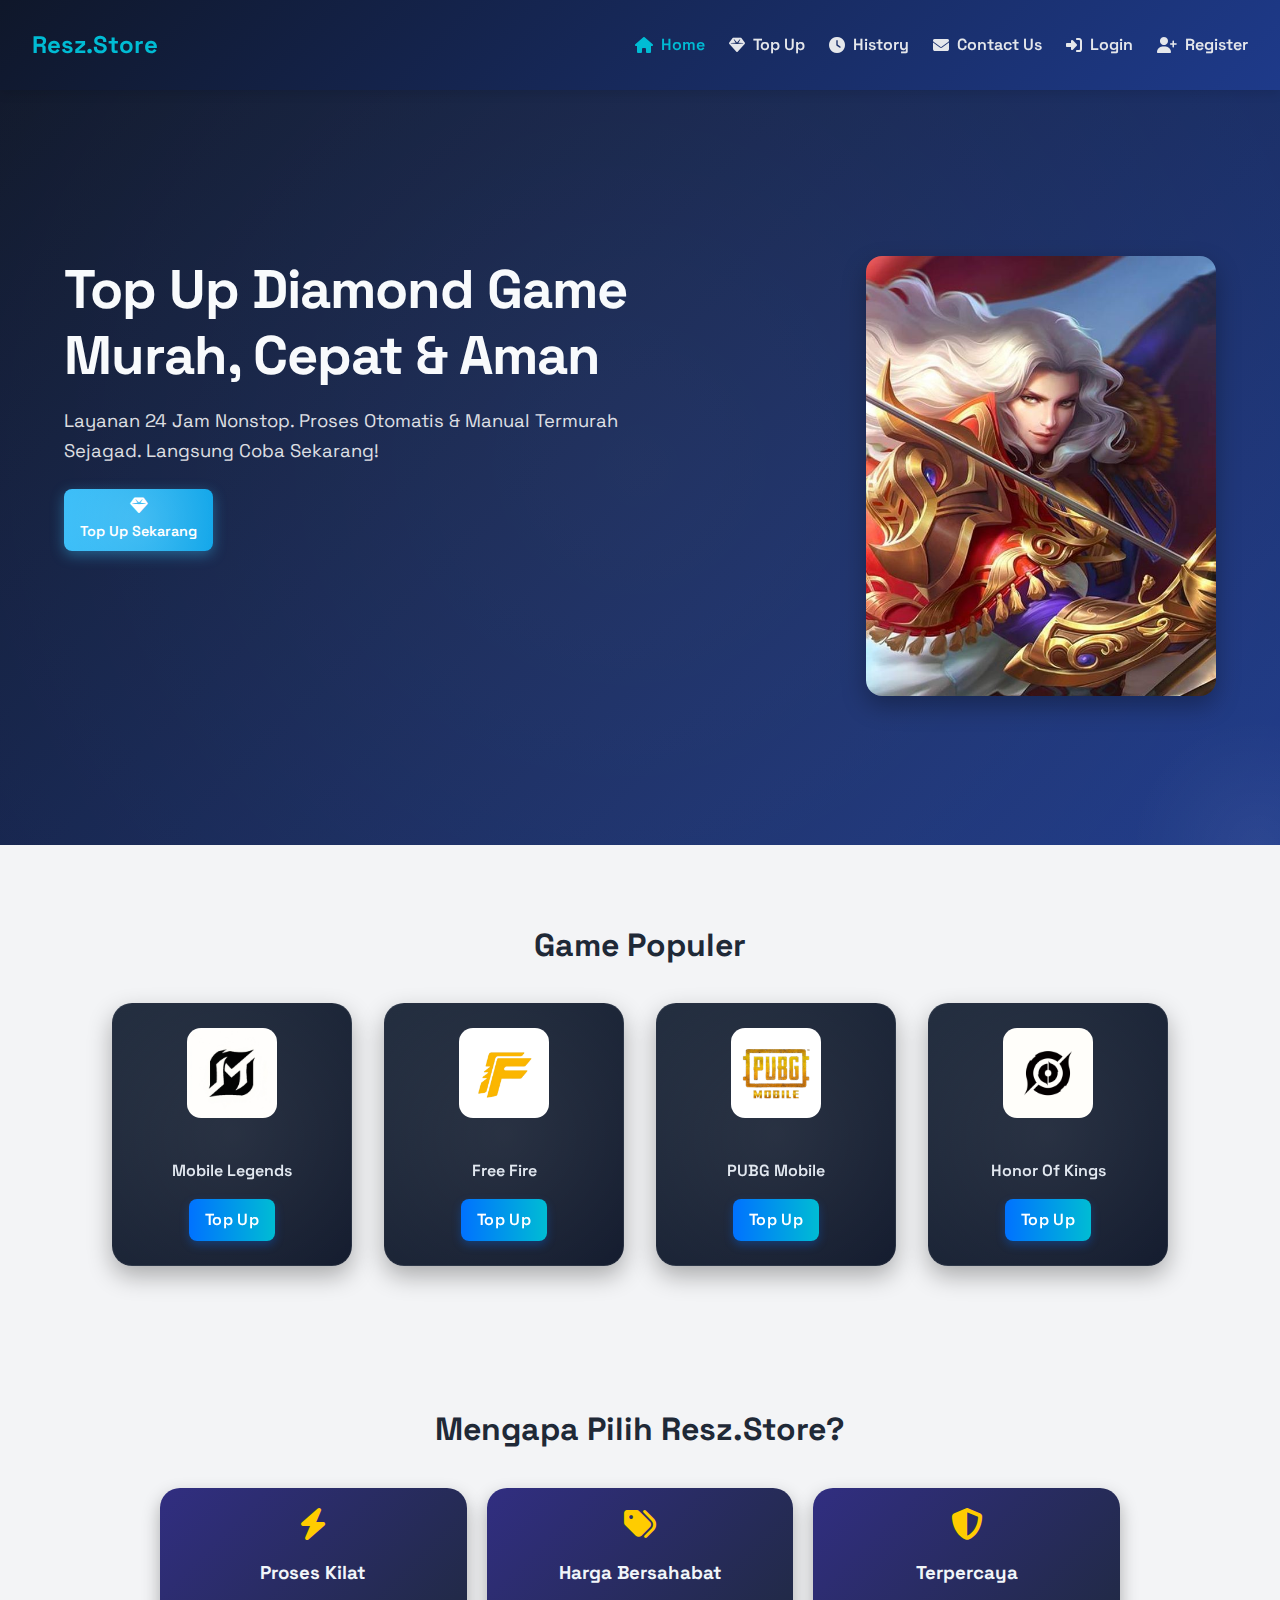
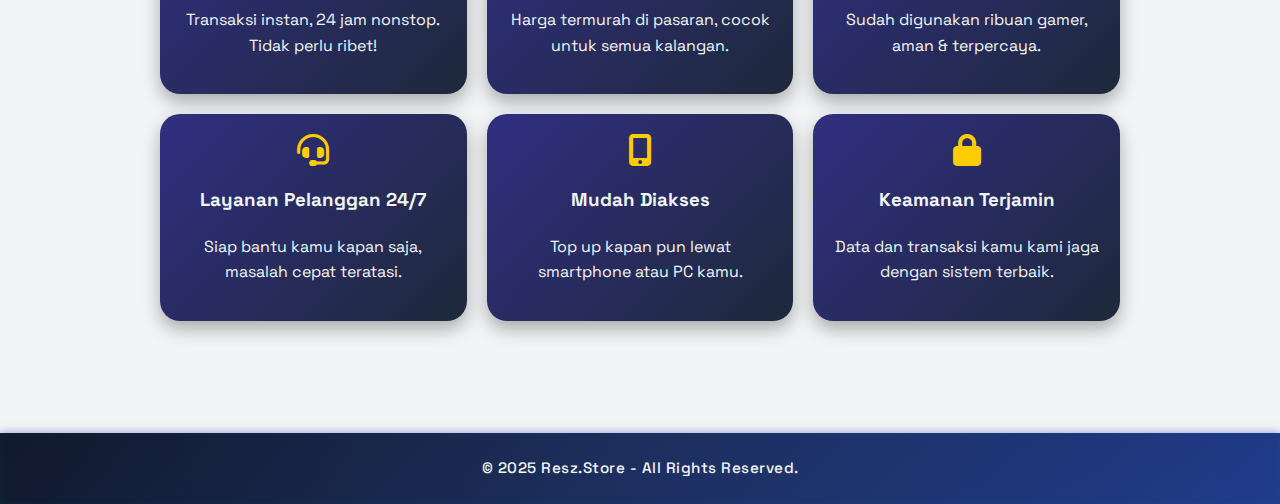
<file: index.html>
<!DOCTYPE html>
<html lang="id">
<head>
  <meta charset="UTF-8" />
  <meta name="viewport" content="width=device-width, initial-scale=1.0" />
  <title>Home | Resz.Store</title>
  <link rel="stylesheet" href="css/style.css" />
  <link rel="stylesheet" href="https://cdnjs.cloudflare.com/ajax/libs/font-awesome/6.5.0/css/all.min.css" />
  <link href="https://fonts.googleapis.com/css2?family=Outfit:wght@400;600;800&family=Space+Grotesk:wght@500;700&display=swap" rel="stylesheet">
  <style>
    body {
      scroll-behavior: smooth;
    }
    .hero::after {
      content: '';
      position: absolute;
      bottom: -20%;
      right: -10%;
      width: 300px;
      height: 300px;
      background: radial-gradient(circle, rgba(255,255,255,0.05), transparent 60%);
      animation: float 10s ease-in-out infinite;
      z-index: 0;
    }
    @keyframes float {
      0% { transform: translateY(0); }
      50% { transform: translateY(-15px); }
      100% { transform: translateY(0); }
    }
    .game-card {
      transition: transform 0.3s, box-shadow 0.3s;
    }
    .game-card:hover {
      transform: scale(1.05);
      box-shadow: 0 10px 25px rgba(0, 0, 0, 0.15);
    }
    .benefit-item, .testi-card {
      transition: transform 0.3s ease, box-shadow 0.3s ease;
    }
    .benefit-item:hover, .testi-card:hover {
      transform: translateY(-5px);
      box-shadow: 0 10px 20px rgba(0,0,0,0.1);
    }
    .footer-content {
      animation: fadeIn 2s ease-in;
    }
    @keyframes fadeIn {
      from { opacity: 0; transform: translateY(20px); }
      to { opacity: 1; transform: translateY(0); }
    }
  </style>
</head>
<body>
  <header class="navbar">
    <div class="logo">Resz.Store</div>
    <nav>
      <ul class="nav-links" id="navbarLinks">
        <!-- Akan diisi JS -->
      </ul>
    </nav>
  </header>

<section class="hero">
  <div class="hero-content">
    <h1>Top Up Diamond Game<br>Murah, Cepat & Aman</h1>
    <p>Layanan 24 Jam Nonstop. Proses Otomatis & Manual Termurah Sejagad. Langsung Coba Sekarang!</p>
    <a href="#game-section" class="cta-button icon-top">
    <i class="fas fa-gem"></i>
    Top Up Sekarang
    </a>
  </div>
  <img src="img/hero1.jpeg" alt="Gambar Hero" class="hero-img">
</section>

<section class="game-list" id="game-section">
  <h2>Game Populer</h2>
  <div class="game-grid">
    <div class="game-card">
      <img src="img/ml.png" alt="Mobile Legends">
      <p>Mobile Legends</p>
      <a href="topup_ml.html" class="btn-topup">Top Up</a>
    </div>
    <div class="game-card">
      <img src="img/ff.png" alt="Free Fire">
      <p>Free Fire</p>
      <a href="topup_ff.html" class="btn-topup">Top Up</a>
    </div>
    <div class="game-card">
      <img src="img/pubg.png" alt="PUBG Mobile">
      <p>PUBG Mobile</p>
     <a href="topup_pubg.html" class="btn-topup">Top Up</a>
    </div>
    <div class="game-card">
      <img src="img/hok.png" alt="Genshin Impact">
      <p>Honor Of Kings</p>
      <a href="topup_hok.html" class="btn-topup">Top Up</a>
    </div>
  </div>
</section>

<section class="benefits">
  <h2>Mengapa Pilih Resz.Store?</h2>
  <div class="benefit-grid">
    <div class="benefit-item">
      <i class="fas fa-bolt"></i>
      <h3>Proses Kilat</h3>
      <p>Transaksi instan, 24 jam nonstop. Tidak perlu ribet!</p>
    </div>
    <div class="benefit-item">
      <i class="fas fa-tags"></i>
      <h3>Harga Bersahabat</h3>
      <p>Harga termurah di pasaran, cocok untuk semua kalangan.</p>
    </div>
    <div class="benefit-item">
      <i class="fas fa-shield-alt"></i>
      <h3>Terpercaya</h3>
      <p>Sudah digunakan ribuan gamer, aman & terpercaya.</p>
    </div>
    <div class="benefit-item">
      <i class="fas fa-headset"></i>
      <h3>Layanan Pelanggan 24/7</h3>
      <p>Siap bantu kamu kapan saja, masalah cepat teratasi.</p>
    </div>
    <div class="benefit-item">
      <i class="fas fa-mobile-alt"></i>
      <h3>Mudah Diakses</h3>
      <p>Top up kapan pun lewat smartphone atau PC kamu.</p>
    </div>
    <div class="benefit-item">
      <i class="fas fa-lock"></i>
      <h3>Keamanan Terjamin</h3>
      <p>Data dan transaksi kamu kami jaga dengan sistem terbaik.</p>
    </div>
  </div>
</section>

<footer>
  <div class="footer-content">
    <p>&copy; 2025 Resz.Store - All Rights Reserved.</p>
  </div>
</footer>

<script src="js/script.js"></script>

<!-- Script Navbar Dinamis -->
<script>
  const navbar = document.getElementById('navbarLinks');
  const isLoggedIn = localStorage.getItem('isLoggedIn') === 'true';
  const username = localStorage.getItem('username');

  if (isLoggedIn) {
    navbar.innerHTML = `
      <li><a href="index.html" class="active"><i class="fas fa-home"></i><span>Home</span></a></li>
      <li><a href="#game-section"><i class="fas fa-gem"></i><span>Top Up</span></a></li>
      <li><a href="history.html"><i class="fas fa-clock"></i><span>History</span></a></li>
      <li><a href="contact.html"><i class="fas fa-envelope"></i><span>Contact Us</span></a></li>
      <li><a href="profile.php"><i class="fas fa-user"></i><span>${username}</span></a></li>
      <li><a href="#" onclick="logout()"><i class="fas fa-sign-out-alt"></i><span>Logout</span></a></li>
    `;
  } else {
    navbar.innerHTML = `
      <li><a href="index.html" class="active"><i class="fas fa-home"></i><span>Home</span></a></li>
      <li><a href="#game-section"><i class="fas fa-gem"></i><span>Top Up</span></a></li>
      <li><a href="history.html"><i class="fas fa-clock"></i><span>History</span></a></li>
      <li><a href="contact.html"><i class="fas fa-envelope"></i><span>Contact Us</span></a></li>
      <li><a href="login.html"><i class="fas fa-sign-in-alt"></i><span>Login</span></a></li>
      <li><a href="register.html"><i class="fas fa-user-plus"></i><span>Register</span></a></li>
    `;
  }

  function logout() {
    localStorage.removeItem('isLoggedIn');
    localStorage.removeItem('username');
    window.location.href = 'index.html';
  }
</script>
</body>
</html>
</file>
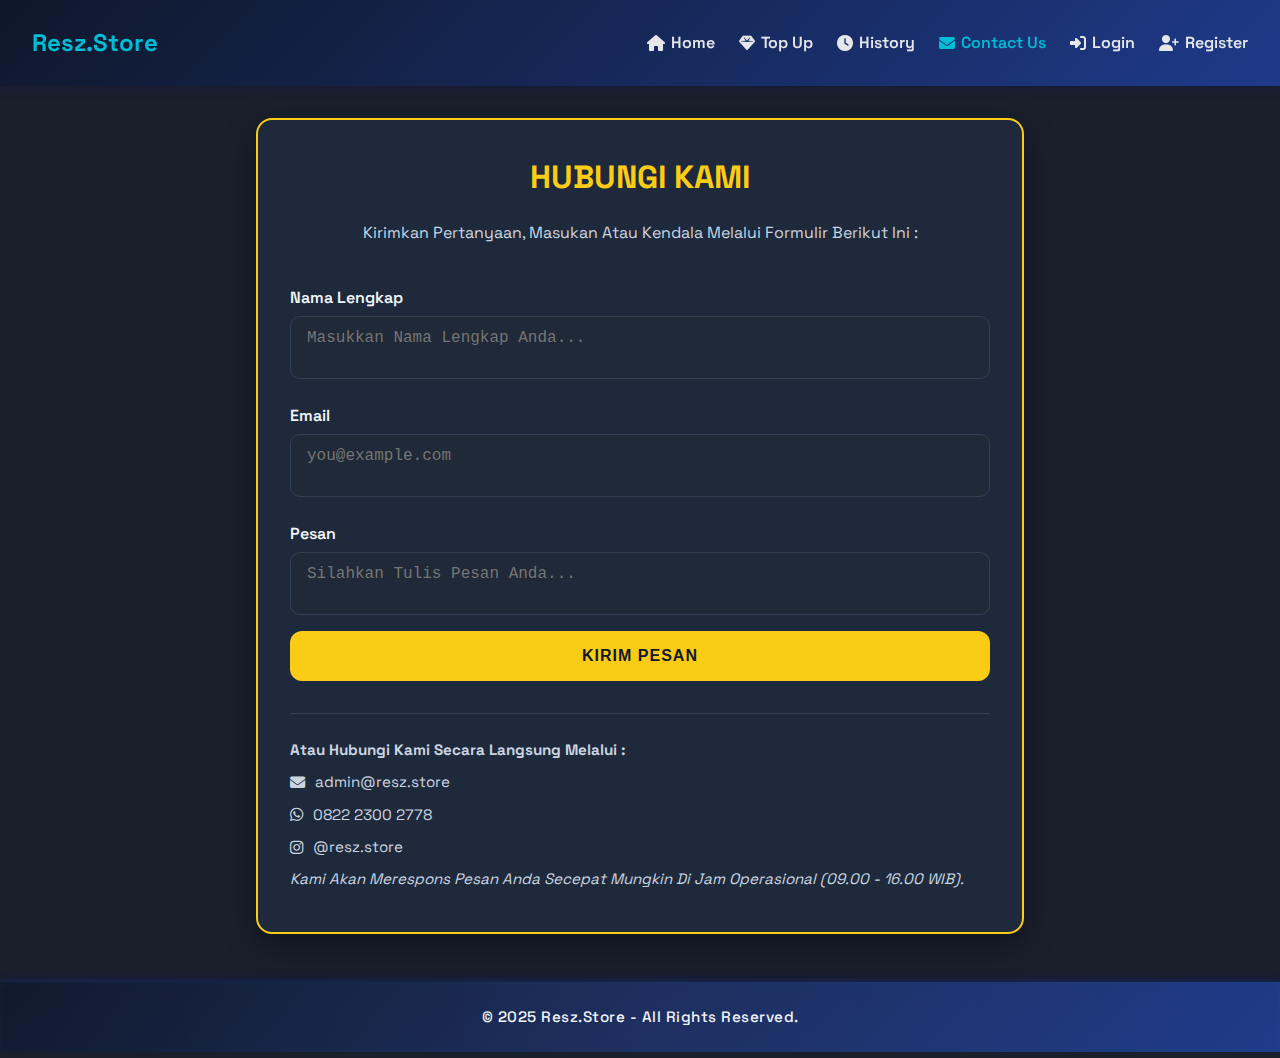
<file: contact.html>
<!DOCTYPE html>
<html lang="id">
<head>
  <meta charset="UTF-8" />
  <meta name="viewport" content="width=device-width, initial-scale=1.0" />
  <title>Contact Us | Resz.Store</title>
  <link rel="stylesheet" href="css/contact.css" />
  <link rel="stylesheet" href="https://cdnjs.cloudflare.com/ajax/libs/font-awesome/6.5.0/css/all.min.css" />
  <link href="https://fonts.googleapis.com/css2?family=Outfit:wght@400;600;800&family=Space+Grotesk:wght@500;700&display=swap" rel="stylesheet">
</head>
<body>
  <header class="navbar">
    <div class="logo">Resz.Store</div>
    <nav>
      <ul class="nav-links" id="navbarLinks">
        <!-- Isi dinamis oleh JS -->
      </ul>
    </nav>
  </header>

  <main class="contact-section">
    <h2>HUBUNGI KAMI</h2>
    <p class="subtext">Kirimkan Pertanyaan, Masukan Atau Kendala Melalui Formulir Berikut Ini :</p>
    <form action="php/proses_kontak.php" method="POST">
      <label for="nama">Nama Lengkap</label>
      <textarea name="text" id="nama" name="nama" placeholder="Masukkan Nama Lengkap Anda..." required></textarea>

      <label for="email">Email</label>
      <textarea name="email" id="email" name="email" placeholder="you@example.com" required></textarea>

      <label for="pesan">Pesan</label>
      <textarea name="pesan" id="pesan" placeholder="Silahkan Tulis Pesan Anda..." required></textarea>

      <button type="submit" class="cta-button">Kirim Pesan</button>
    </form>

    <div class="kontak-info">
      <p><strong>Atau Hubungi Kami Secara Langsung Melalui :</strong></p>
      <p><i class="fas fa-envelope"></i> admin@resz.store</p>
      <p><i class="fab fa-whatsapp"></i> 0822 2300 2778</p>
      <p><i class="fab fa-instagram"></i> @resz.store</p>
      <p><em>Kami Akan Merespons Pesan Anda Secepat Mungkin Di Jam Operasional (09.00 - 16.00 WIB).</em></p>
    </div>
  </main>

  <footer>
    <p>&copy; 2025 Resz.Store - All Rights Reserved.</p>
  </footer>

  <!-- Script untuk Navbar Dinamis -->
  <script>
    const navbar = document.getElementById('navbarLinks');
    const isLoggedIn = localStorage.getItem('isLoggedIn') === 'true';
    const username = localStorage.getItem('username');

    if (isLoggedIn) {
      navbar.innerHTML = `
        <li><a href="index.html"><i class="fas fa-home"></i><span>Home</span></a></li>
        <li><a href="topup_ml.html"><i class="fas fa-gem"></i><span>Top Up</span></a></li>
        <li><a href="history.html"><i class="fas fa-clock"></i><span>History</span></a></li>
        <li><a href="contact.html" class="active"><i class="fas fa-envelope"></i><span>Contact Us</span></a></li>
        <li><a href="profile.php"><i class="fas fa-user"></i><span>${username}</span></a></li>
        <li><a href="#" onclick="logout()"><i class="fas fa-sign-out-alt"></i><span>Logout</span></a></li>
      `;
    } else {
      navbar.innerHTML = `
        <li><a href="index.html"><i class="fas fa-home"></i><span>Home</span></a></li>
        <li><a href="topup_ml.html"><i class="fas fa-gem"></i><span>Top Up</span></a></li>
        <li><a href="history.html"><i class="fas fa-clock"></i><span>History</span></a></li>
        <li><a href="contact.html" class="active"><i class="fas fa-envelope"></i><span>Contact Us</span></a></li>
        <li><a href="login.html"><i class="fas fa-sign-in-alt"></i><span>Login</span></a></li>
        <li><a href="register.html"><i class="fas fa-user-plus"></i><span>Register</span></a></li>
      `;
    }

    function logout() {
      localStorage.removeItem('isLoggedIn');
      localStorage.removeItem('username');
      window.location.href = 'index.html';
    }
  </script>
</body>
</html>
</file>
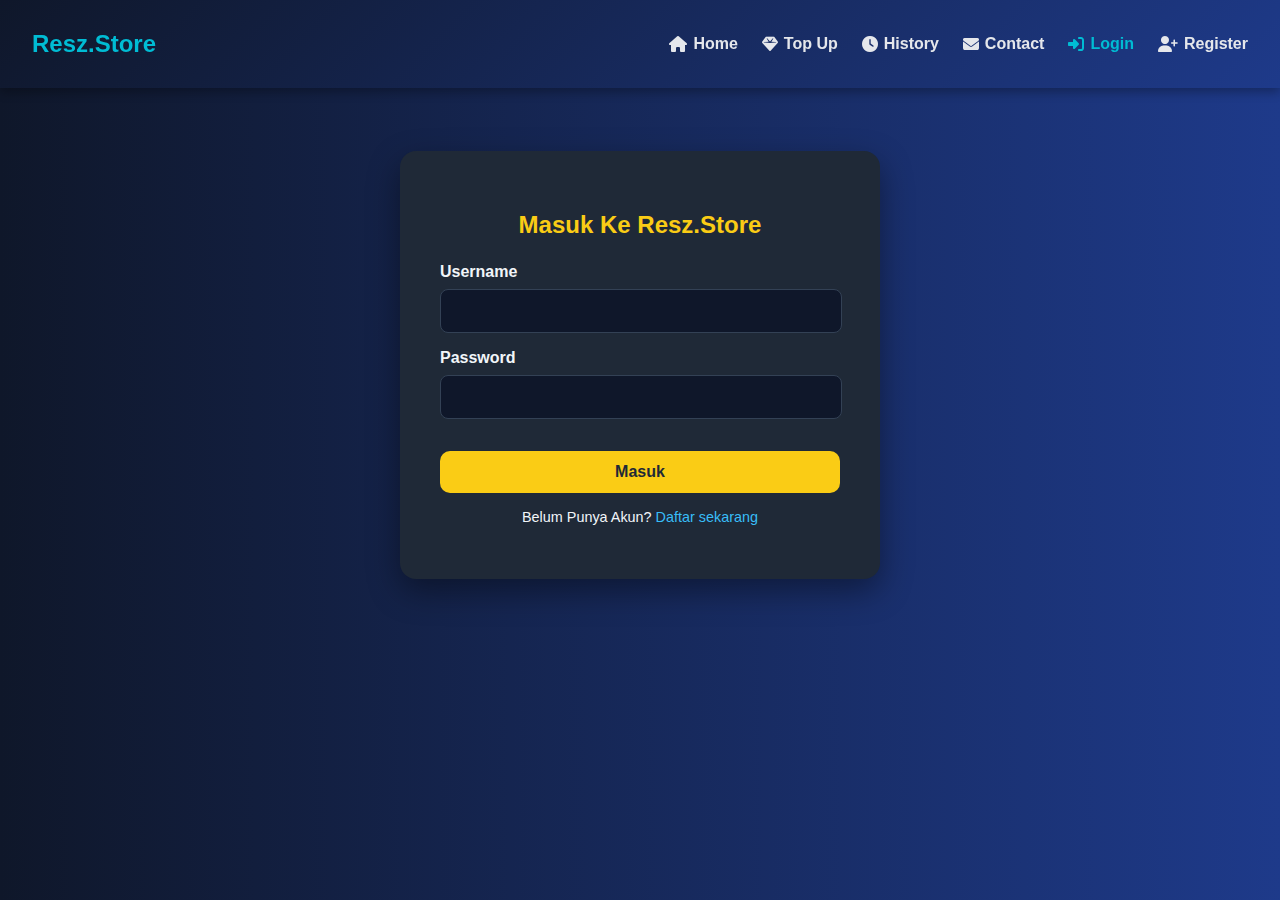
<file: login.html>
<!DOCTYPE html>
<html lang="id">
<head>
  <meta charset="UTF-8" />
  <meta name="viewport" content="width=device-width, initial-scale=1.0" />
  <title>Login | Resz.Store</title>
  <link rel="stylesheet" href="css/login.css" />
  <link rel="stylesheet" href="https://cdnjs.cloudflare.com/ajax/libs/font-awesome/6.5.0/css/all.min.css" />
  <link href="https://fonts.googleapis.com/css2?family=Outfit:wght@400;600;800&display=swap" rel="stylesheet" />
</head>
<body>

  <header class="navbar">
    <div class="logo">Resz.Store</div>
    <nav>
      <ul class="nav-links" id="navbarLinks">
        <!-- Akan diisi oleh JavaScript -->
      </ul>
    </nav>
  </header>

  <div class="login-container">
    <form action="php/login.php" method="POST" class="login-form">
      <h2>Masuk Ke Resz.Store</h2>
      <label for="username">Username</label>
      <input type="text" name="username" id="username" required />
      <label for="password">Password</label>
      <input type="password" name="password" id="password" required />
      <button type="submit">Masuk</button>
      <p class="register-link">Belum Punya Akun? <a href="register.html">Daftar sekarang</a></p>
    </form>
  </div>

  <!-- Script Navbar Dinamis -->
  <script>
    const navbar = document.getElementById('navbarLinks');
    const isLoggedIn = localStorage.getItem('isLoggedIn') === 'true';
    const username = localStorage.getItem('username');

    if (isLoggedIn) {
      navbar.innerHTML = `
        <li><a href="index.html"><i class="fas fa-home"></i><span>Home</span></a></li>
        <li><a href="topup_ml.html"><i class="fas fa-gem"></i><span>Top Up</span></a></li>
        <li><a href="history.html"><i class="fas fa-clock"></i><span>History</span></a></li>
        <li><a href="contact.html"><i class="fas fa-envelope"></i><span>Contact</span></a></li>
        <li><a href="profile.php"><i class="fas fa-user"></i><span>${username}</span></a></li>
        <li><a href="#" onclick="logout()"><i class="fas fa-sign-out-alt"></i><span>Logout</span></a></li>
      `;
    } else {
      navbar.innerHTML = `
        <li><a href="index.html"><i class="fas fa-home"></i><span>Home</span></a></li>
        <li><a href="topup_ml.html"><i class="fas fa-gem"></i><span>Top Up</span></a></li>
        <li><a href="history.html"><i class="fas fa-clock"></i><span>History</span></a></li>
        <li><a href="contact.html"><i class="fas fa-envelope"></i><span>Contact</span></a></li>
        <li><a href="login.html" class="active"><i class="fas fa-sign-in-alt"></i><span>Login</span></a></li>
        <li><a href="register.html"><i class="fas fa-user-plus"></i><span>Register</span></a></li>
      `;
    }

    function logout() {
      localStorage.removeItem('isLoggedIn');
      localStorage.removeItem('username');
      window.location.href = 'index.html';
    }
  </script>

</body>
</html>
</file>
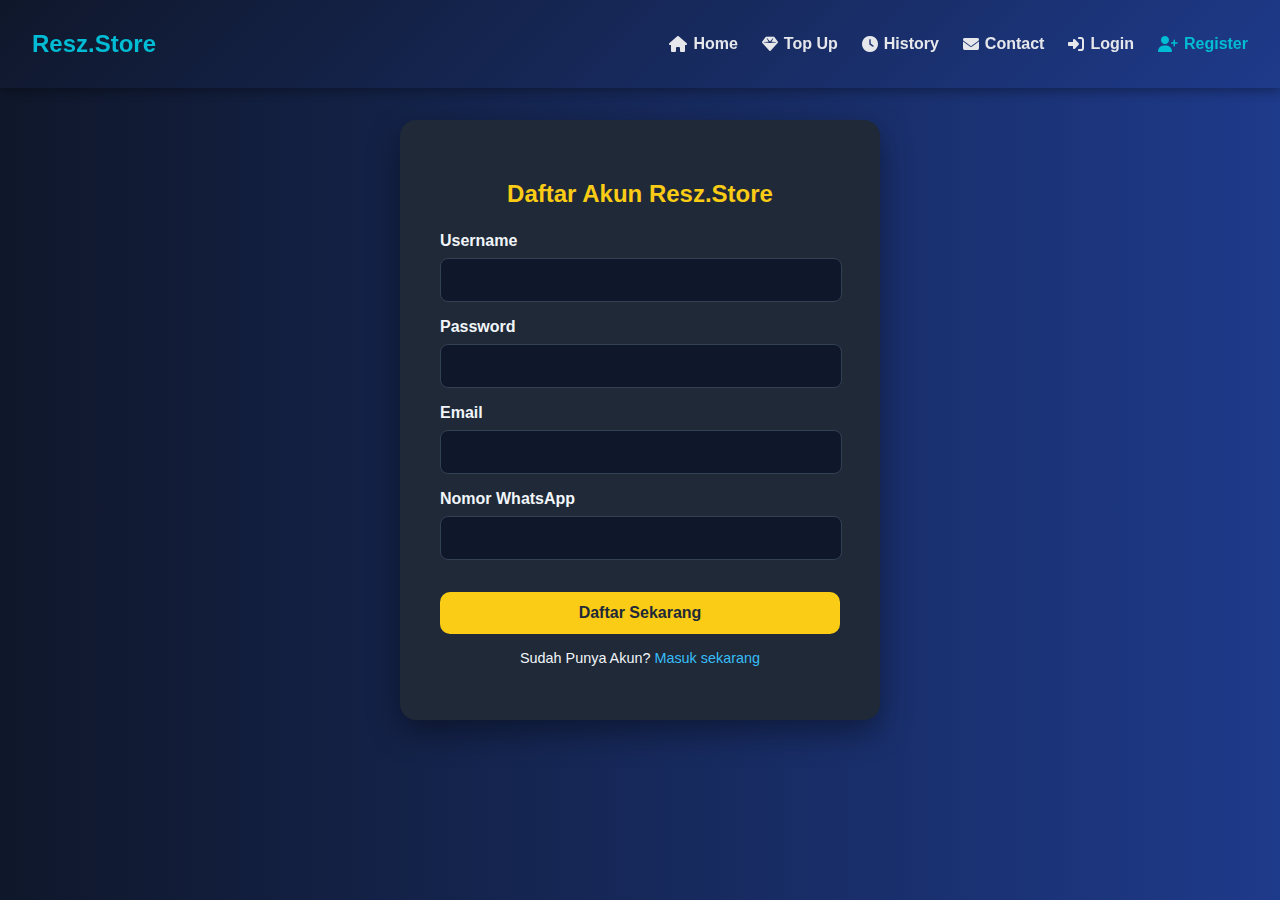
<file: register.html>
<!DOCTYPE html>
<html lang="id">
<head>
  <meta charset="UTF-8" />
  <meta name="viewport" content="width=device-width, initial-scale=1.0" />
  <title>Register | Resz.Store</title>
  <link rel="stylesheet" href="css/register.css" />
  <link rel="stylesheet" href="https://cdnjs.cloudflare.com/ajax/libs/font-awesome/6.5.0/css/all.min.css" />
  <link href="https://fonts.googleapis.com/css2?family=Outfit:wght@400;600;800&display=swap" rel="stylesheet" />
</head>
<body>

  <header class="navbar">
    <div class="logo">Resz.Store</div>
    <nav>
      <ul class="nav-links" id="navbarLinks">
        <!-- Akan diisi oleh JavaScript -->
      </ul>
    </nav>
  </header>

  <div class="register-container">
    <form action="php/register.php" method="POST" class="register-form">
      <h2>Daftar Akun Resz.Store</h2>

      <label for="username">Username</label>
      <input type="text" name="username" id="username" required />

      <label for="password">Password</label>
      <input type="password" name="password" id="password" required />

      <label for="email">Email</label>
      <input type="email" name="email" id="email" />

      <label for="nohp">Nomor WhatsApp</label>
      <input type="tel" name="nohp" id="nohp" required />

      <button type="submit">Daftar Sekarang</button>

      <p class="login-link">Sudah Punya Akun? <a href="login.html">Masuk sekarang</a></p>
    </form>
  </div>

  <!-- ✅ Script Navbar Dinamis -->
  <script>
    const navbar = document.getElementById('navbarLinks');
    const isLoggedIn = localStorage.getItem('isLoggedIn') === 'true';
    const username = localStorage.getItem('username');

    if (isLoggedIn) {
      navbar.innerHTML = `
        <li><a href="index.html"><i class="fas fa-home"></i><span>Home</span></a></li>
        <li><a href="topup_ml.html"><i class="fas fa-gem"></i><span>Top Up</span></a></li>
        <li><a href="history.html"><i class="fas fa-clock"></i><span>History</span></a></li>
        <li><a href="contact.html"><i class="fas fa-envelope"></i><span>Contact</span></a></li>
        <li><a href="profile.php"><i class="fas fa-user"></i><span>${username}</span></a></li>
        <li><a href="#" onclick="logout()"><i class="fas fa-sign-out-alt"></i><span>Logout</span></a></li>
      `;
    } else {
      navbar.innerHTML = `
        <li><a href="index.html"><i class="fas fa-home"></i><span>Home</span></a></li>
        <li><a href="topup_ml.html"><i class="fas fa-gem"></i><span>Top Up</span></a></li>
        <li><a href="history.html"><i class="fas fa-clock"></i><span>History</span></a></li>
        <li><a href="contact.html"><i class="fas fa-envelope"></i><span>Contact</span></a></li>
        <li><a href="login.html"><i class="fas fa-sign-in-alt"></i><span>Login</span></a></li>
        <li><a href="register.html" class="active"><i class="fas fa-user-plus"></i><span>Register</span></a></li>
      `;
    }

    function logout() {
      localStorage.removeItem('isLoggedIn');
      localStorage.removeItem('username');
      window.location.href = 'index.html';
    }
  </script>

</body>
</html>
</file>
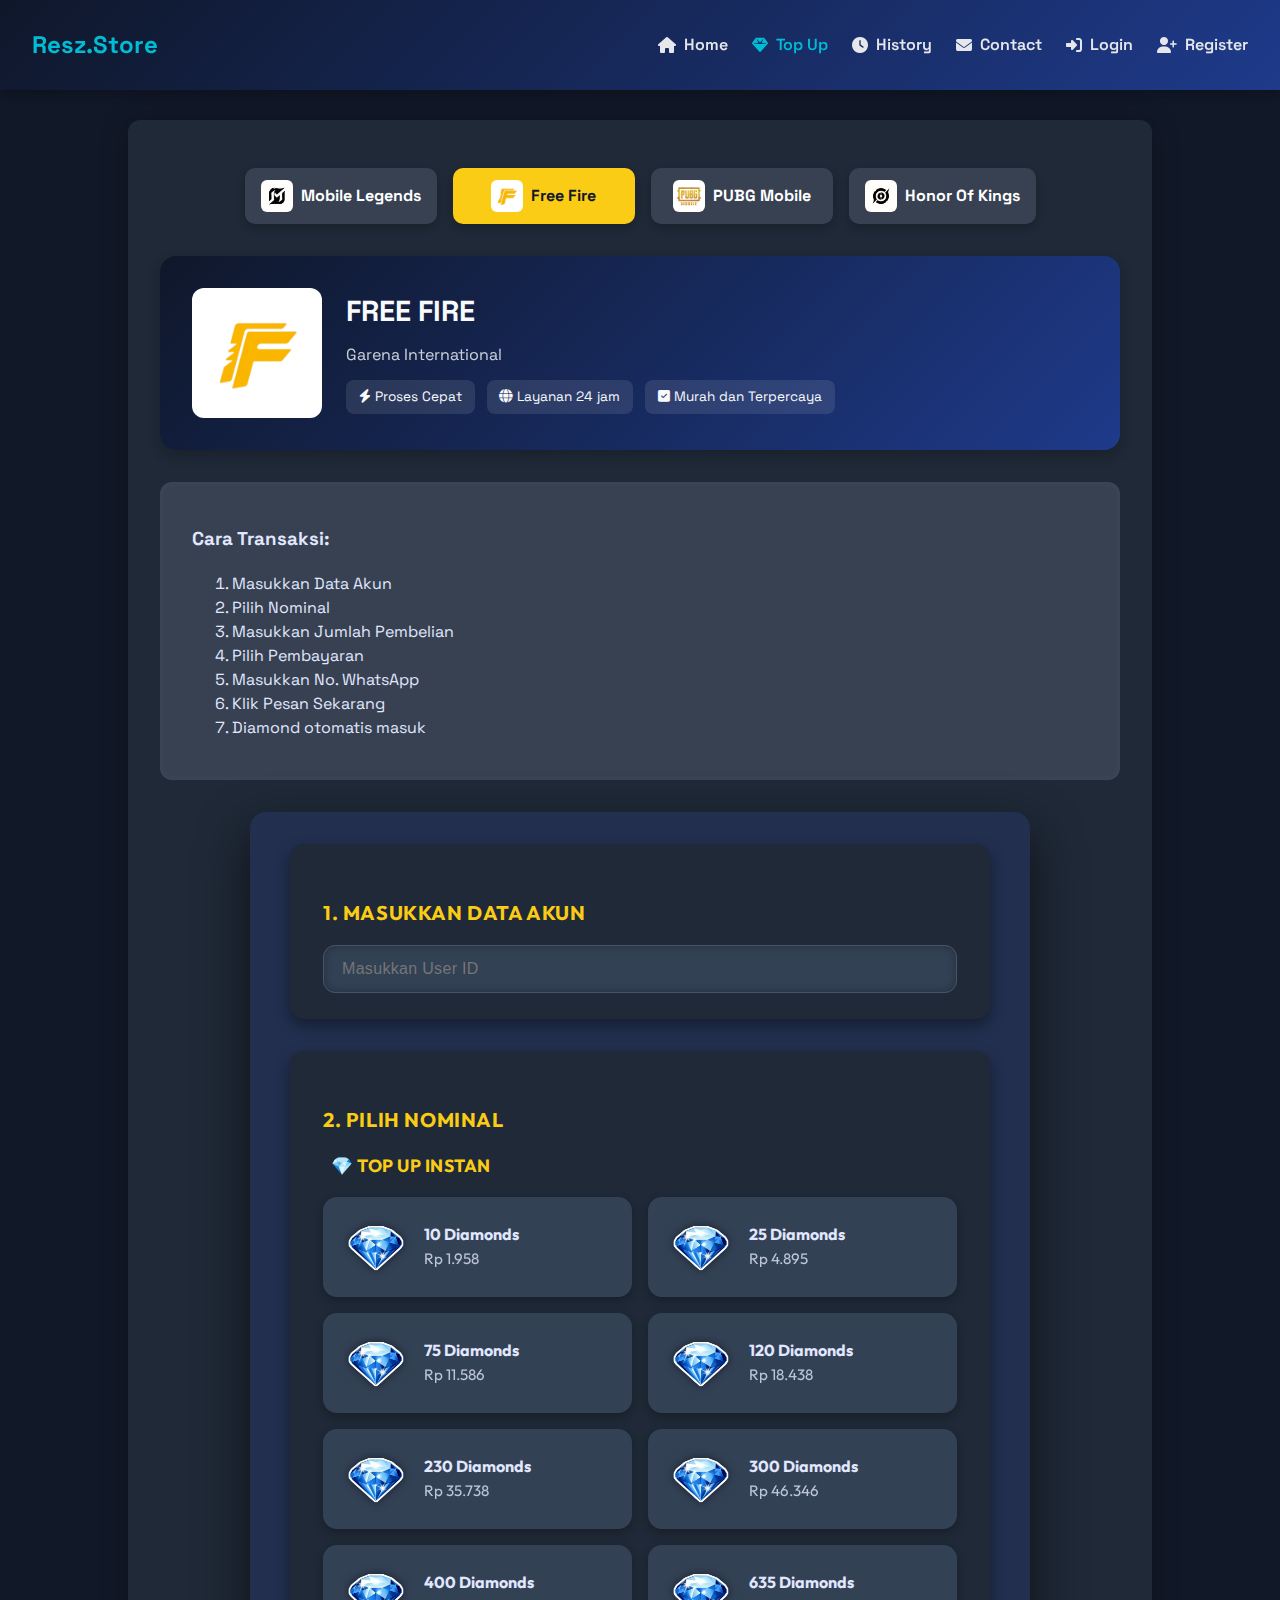
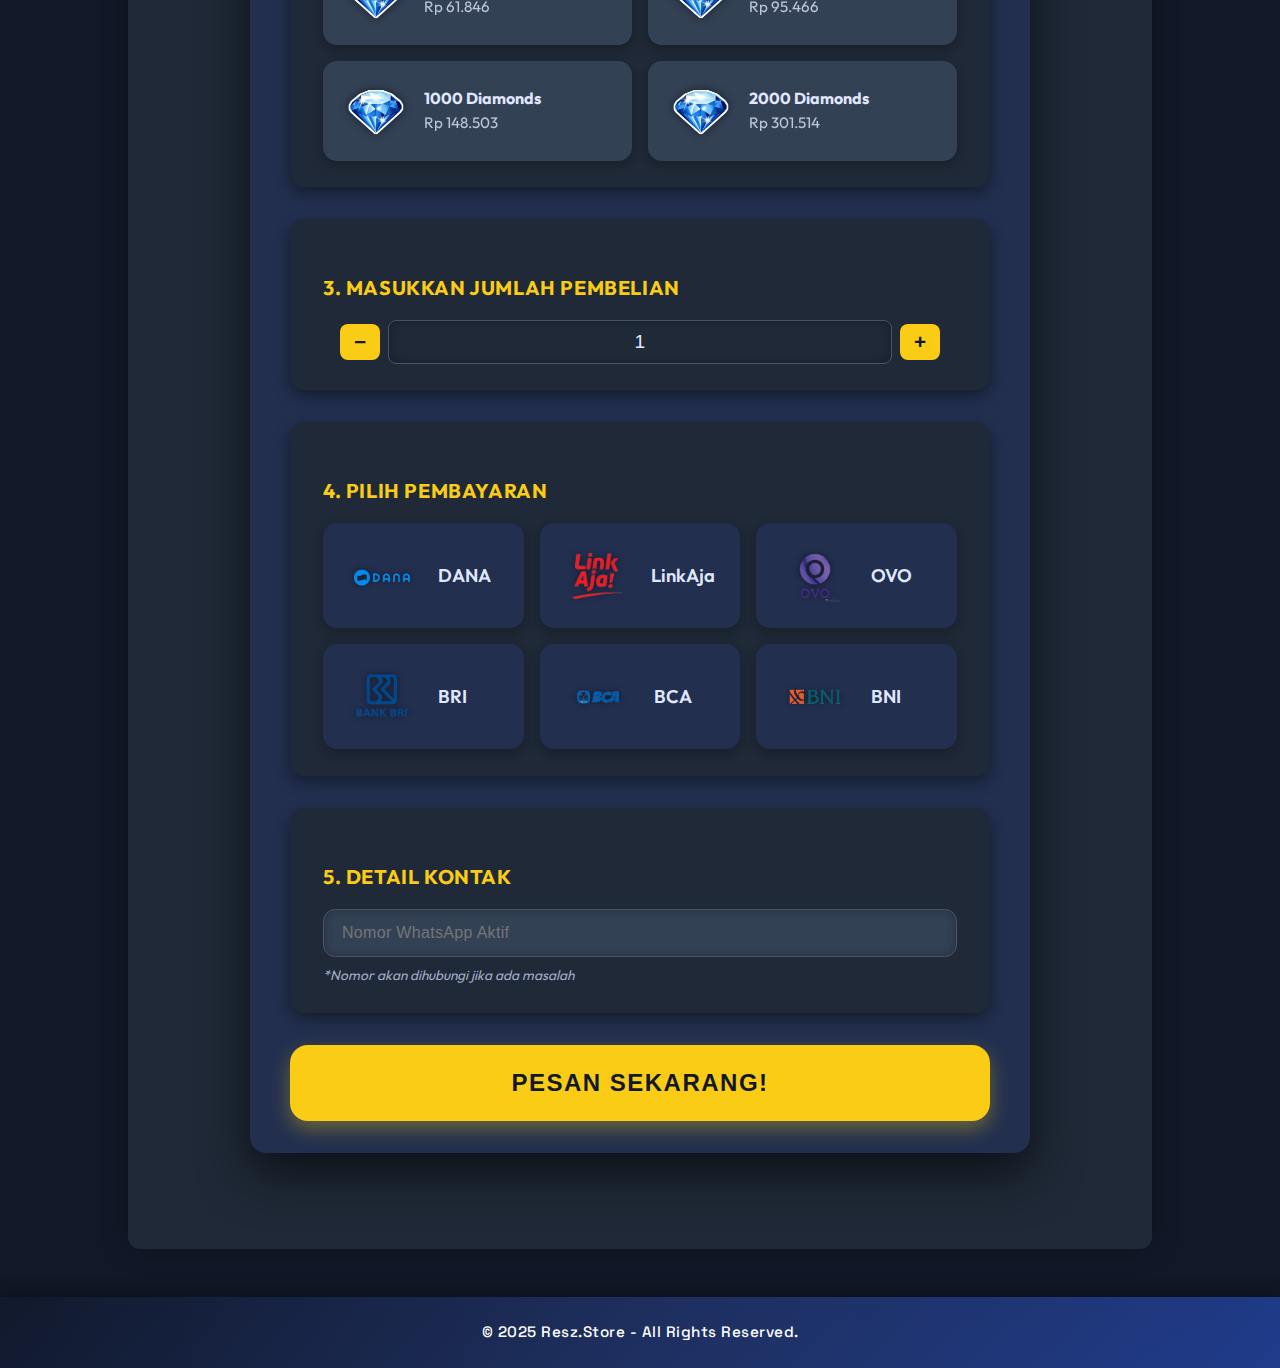
<file: topup_ff.html>
<!DOCTYPE html>
<html lang="id">
<head>
  <meta charset="UTF-8" />
  <meta name="viewport" content="width=device-width, initial-scale=1.0" />
  <title>Top Up Free Fire | Resz.Store</title>
  <link rel="stylesheet" href="css/topup.css" />
  <link rel="stylesheet" href="https://cdnjs.cloudflare.com/ajax/libs/font-awesome/6.5.0/css/all.min.css">
  <link href="https://fonts.googleapis.com/css2?family=Outfit:wght@400;600;800&family=Space+Grotesk:wght@500;700&display=swap" rel="stylesheet">
</head>
<body>
<header class="navbar">
  <div class="logo">Resz.Store</div>
  <nav>
    <ul class="nav-links" id="navbarLinks"></ul>
  </nav>
</header>

<main class="topup-container">
  <div class="game-tabs">
    <a href="topup_ml.html" class="tab"><img src="img/ml.png" class="tab-icon"> Mobile Legends</a>
    <a href="topup_ff.html" class="tab active"><img src="img/ff.png" class="tab-icon"> Free Fire</a>
    <a href="topup_pubg.html" class="tab"><img src="img/pubg.png" class="tab-icon"> PUBG Mobile</a>
    <a href="topup_hok.html" class="tab"><img src="img/hok.png" class="tab-icon"> Honor Of Kings</a>
  </div>

  <section class="game-header">
    <img src="img/ff.png" alt="Free Fire" class="game-icon">
    <div>
      <h2>FREE FIRE</h2>
      <p>Garena International</p>
      <div class="badges">
        <span><i class="fas fa-bolt"></i> Proses Cepat</span>
        <span><i class="fas fa-globe"></i> Layanan 24 jam</span>
        <span><i class="fas fa-check-square"></i> Murah dan Terpercaya</span>
      </div>
    </div>
  </section>

  <section class="deskripsi-box">
    <h3>Cara Transaksi:</h3>
    <ol>
      <li>Masukkan Data Akun</li>
      <li>Pilih Nominal</li>
      <li>Masukkan Jumlah Pembelian</li>
      <li>Pilih Pembayaran</li>
      <li>Masukkan No. WhatsApp</li>
      <li>Klik Pesan Sekarang</li>
      <li>Diamond otomatis masuk</li>
    </ol>
  </section>

  <form id="topupForm" class="topup-form" action="php/proses_topup.php" method="POST">
    <input type="hidden" name="game" value="ff">

    <div class="form-step">
      <h4>1. Masukkan Data Akun</h4>
      <input type="text" name="userid" placeholder="Masukkan User ID" required>
    </div>

    <div class="form-step">
      <h4>2. Pilih Nominal</h4>
      <h5 class="sub-title">💎 Top Up Instan</h5>
      <div class="special-grid">
        <input type="radio" name="nominal" id="ff10" value="1958">
        <label for="ff10" class="nominal-card"><img src="assets/icons/diamond.png"><div><strong>10 Diamonds</strong><p>Rp 1.958</p></div></label>

        <input type="radio" name="nominal" id="ff25" value="4895">
        <label for="ff25" class="nominal-card"><img src="assets/icons/diamond.png"><div><strong>25 Diamonds</strong><p>Rp 4.895</p></div></label>

        <input type="radio" name="nominal" id="ff75" value="11586">
        <label for="ff75" class="nominal-card"><img src="assets/icons/diamond.png"><div><strong>75 Diamonds</strong><p>Rp 11.586</p></div></label>

        <input type="radio" name="nominal" id="ff120" value="18438">
        <label for="ff120" class="nominal-card"><img src="assets/icons/diamond.png"><div><strong>120 Diamonds</strong><p>Rp 18.438</p></div></label>

        <input type="radio" name="nominal" id="ff230" value="35738">
        <label for="ff230" class="nominal-card"><img src="assets/icons/diamond.png"><div><strong>230 Diamonds</strong><p>Rp 35.738</p></div></label>

        <input type="radio" name="nominal" id="ff300" value="46346">
        <label for="ff300" class="nominal-card"><img src="assets/icons/diamond.png"><div><strong>300 Diamonds</strong><p>Rp 46.346</p></div></label>

        <input type="radio" name="nominal" id="ff400" value="61846">
        <label for="ff400" class="nominal-card"><img src="assets/icons/diamond.png"><div><strong>400 Diamonds</strong><p>Rp 61.846</p></div></label>

        <input type="radio" name="nominal" id="ff635" value="95466">
        <label for="ff635" class="nominal-card"><img src="assets/icons/diamond.png"><div><strong>635 Diamonds</strong><p>Rp 95.466</p></div></label>

        <input type="radio" name="nominal" id="ff1000" value="148503">
        <label for="ff1000" class="nominal-card"><img src="assets/icons/diamond.png"><div><strong>1000 Diamonds</strong><p>Rp 148.503</p></div></label>

        <input type="radio" name="nominal" id="ff2000" value="301514">
        <label for="ff2000" class="nominal-card"><img src="assets/icons/diamond.png"><div><strong>2000 Diamonds</strong><p>Rp 301.514</p></div></label>
      </div>
    </div>

    <div class="form-step">
      <h4>3. Masukkan Jumlah Pembelian</h4>
      <div class="input-number">
        <button type="button" class="btn-minus">−</button>
        <input type="number" name="jumlah" min="1" value="1" required>
        <button type="button" class="btn-plus">+</button>
      </div>
    </div>

    <div class="form-step">
      <h4>4. Pilih Pembayaran</h4>
      <div class="pembayaran-grid">
        <input type="radio" id="dana" name="metode" value="dana"><label for="dana"><img src="img/payment/dana.png" class="pay-icon"> DANA</label>
        <input type="radio" id="linkaja" name="metode" value="linkaja"><label for="linkaja"><img src="img/payment/linkaja.png" class="pay-icon"> LinkAja</label>
        <input type="radio" id="ovo" name="metode" value="ovo"><label for="ovo"><img src="img/payment/ovo.png" class="pay-icon"> OVO</label>
        <input type="radio" id="bri" name="metode" value="bri"><label for="bri"><img src="img/payment/bri.png" class="pay-icon"> BRI</label>
        <input type="radio" id="bca" name="metode" value="bca"><label for="bca"><img src="img/payment/bca.png" class="pay-icon"> BCA</label>
        <input type="radio" id="bni" name="metode" value="bni"><label for="bni"><img src="img/payment/bni.png" class="pay-icon"> BNI</label>
      </div>
    </div>

    <div class="form-step">
      <h4>5. Detail Kontak</h4>
      <input type="text" name="whatsapp" placeholder="Nomor WhatsApp Aktif" required>
      <small>*Nomor akan dihubungi jika ada masalah</small>
    </div>

    <button type="submit" class="pesan-button">Pesan Sekarang!</button>
  </form>
</main>

<footer>
  <p>&copy; 2025 Resz.Store - All Rights Reserved.</p>
</footer>

<script src="js/topup.js"></script>
<script>
  const navbar = document.getElementById('navbarLinks');
  const isLoggedIn = localStorage.getItem('isLoggedIn') === 'true';
  const username = localStorage.getItem('username');
  navbar.innerHTML = isLoggedIn ? `
    <li><a href="index.html"><i class="fas fa-home"></i><span>Home</span></a></li>
    <li><a href="topup_ff.html" class="active"><i class="fas fa-gem"></i><span>Top Up</span></a></li>
    <li><a href="history.html"><i class="fas fa-clock"></i><span>History</span></a></li>
    <li><a href="contact.html"><i class="fas fa-envelope"></i><span>Contact</span></a></li>
    <li><a href="profile.php?u=${username}"><i class="fas fa-user"></i><span>${username}</span></a></li>
    <li><a href="#" onclick="logout()"><i class="fas fa-sign-out-alt"></i><span>Logout</span></a></li>
  ` : `
    <li><a href="index.html"><i class="fas fa-home"></i><span>Home</span></a></li>
    <li><a href="topup_ff.html" class="active"><i class="fas fa-gem"></i><span>Top Up</span></a></li>
    <li><a href="history.html"><i class="fas fa-clock"></i><span>History</span></a></li>
    <li><a href="contact.html"><i class="fas fa-envelope"></i><span>Contact</span></a></li>
    <li><a href="login.html"><i class="fas fa-sign-in-alt"></i><span>Login</span></a></li>
    <li><a href="register.html"><i class="fas fa-user-plus"></i><span>Register</span></a></li>
  `;
  function logout(){
    localStorage.removeItem('isLoggedIn');
    localStorage.removeItem('username');
    window.location.href='index.html';
  }
</script>
</body>
</html>
</file>
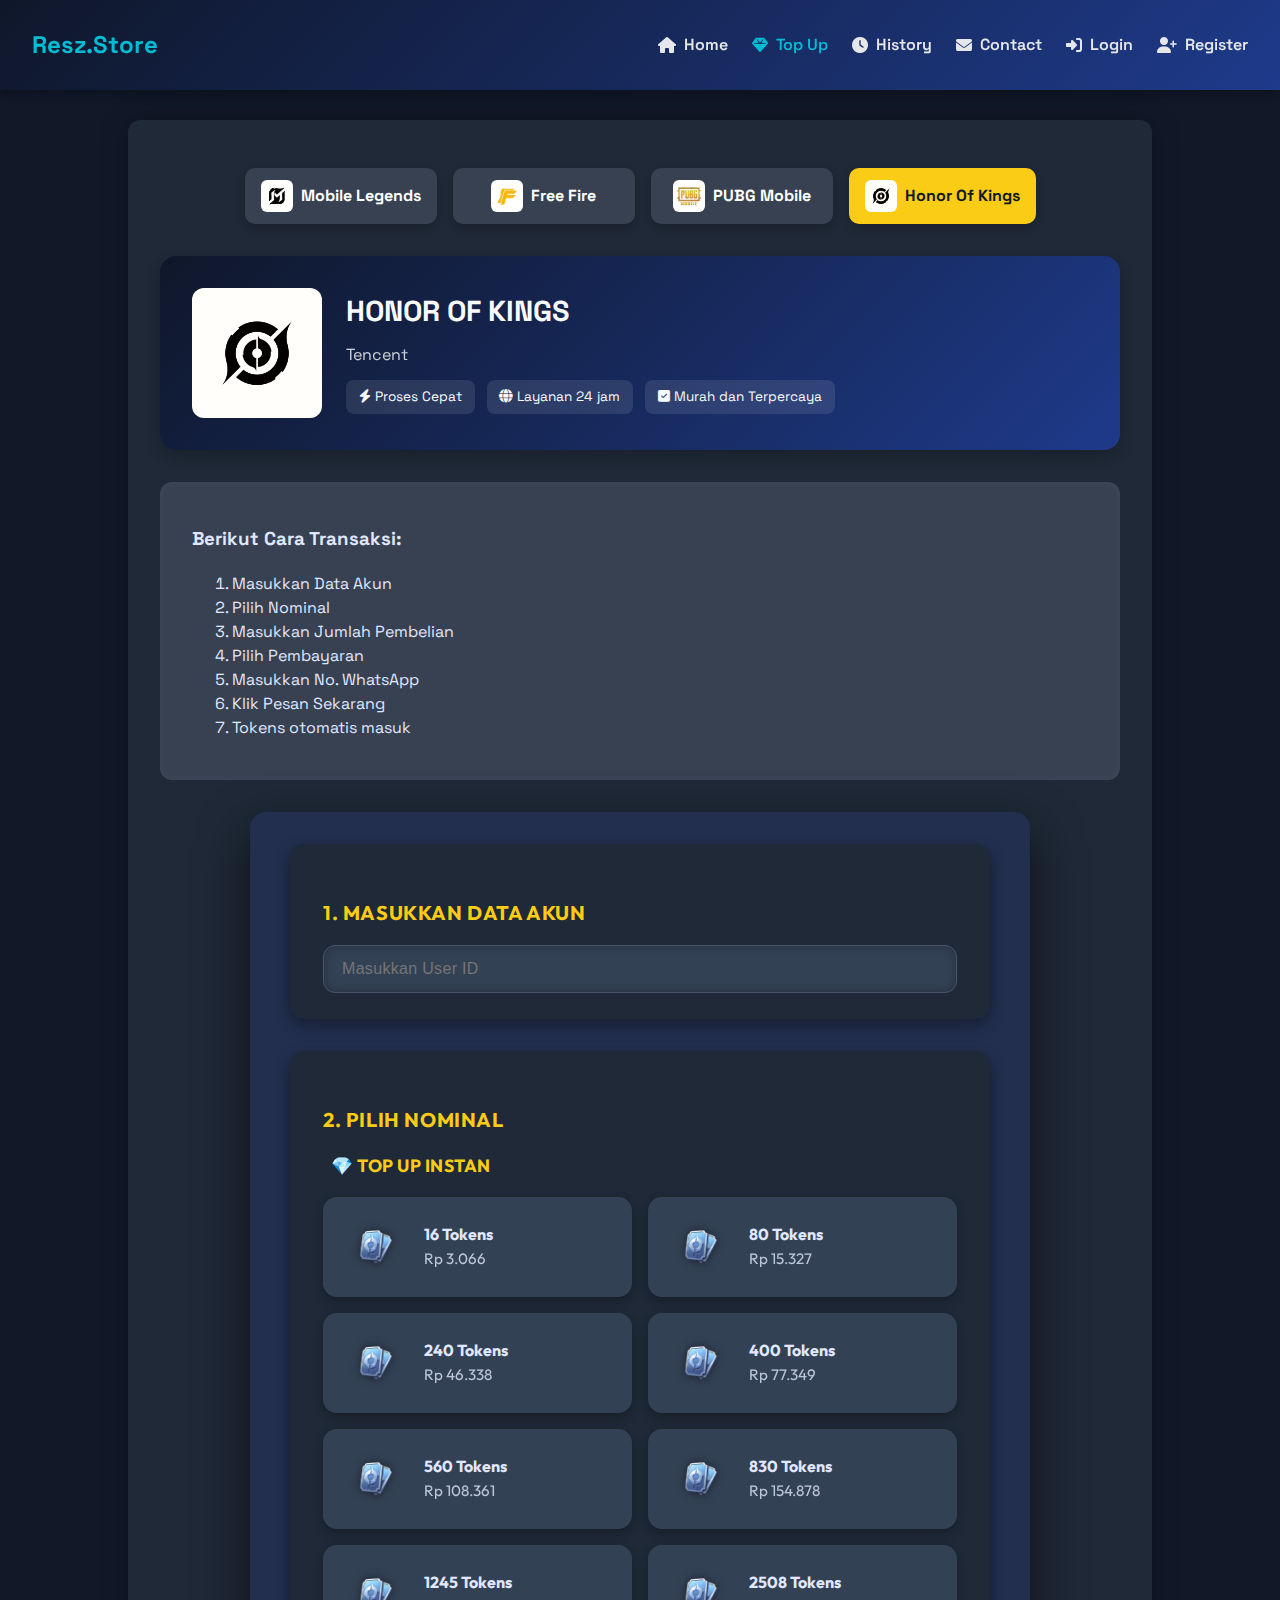
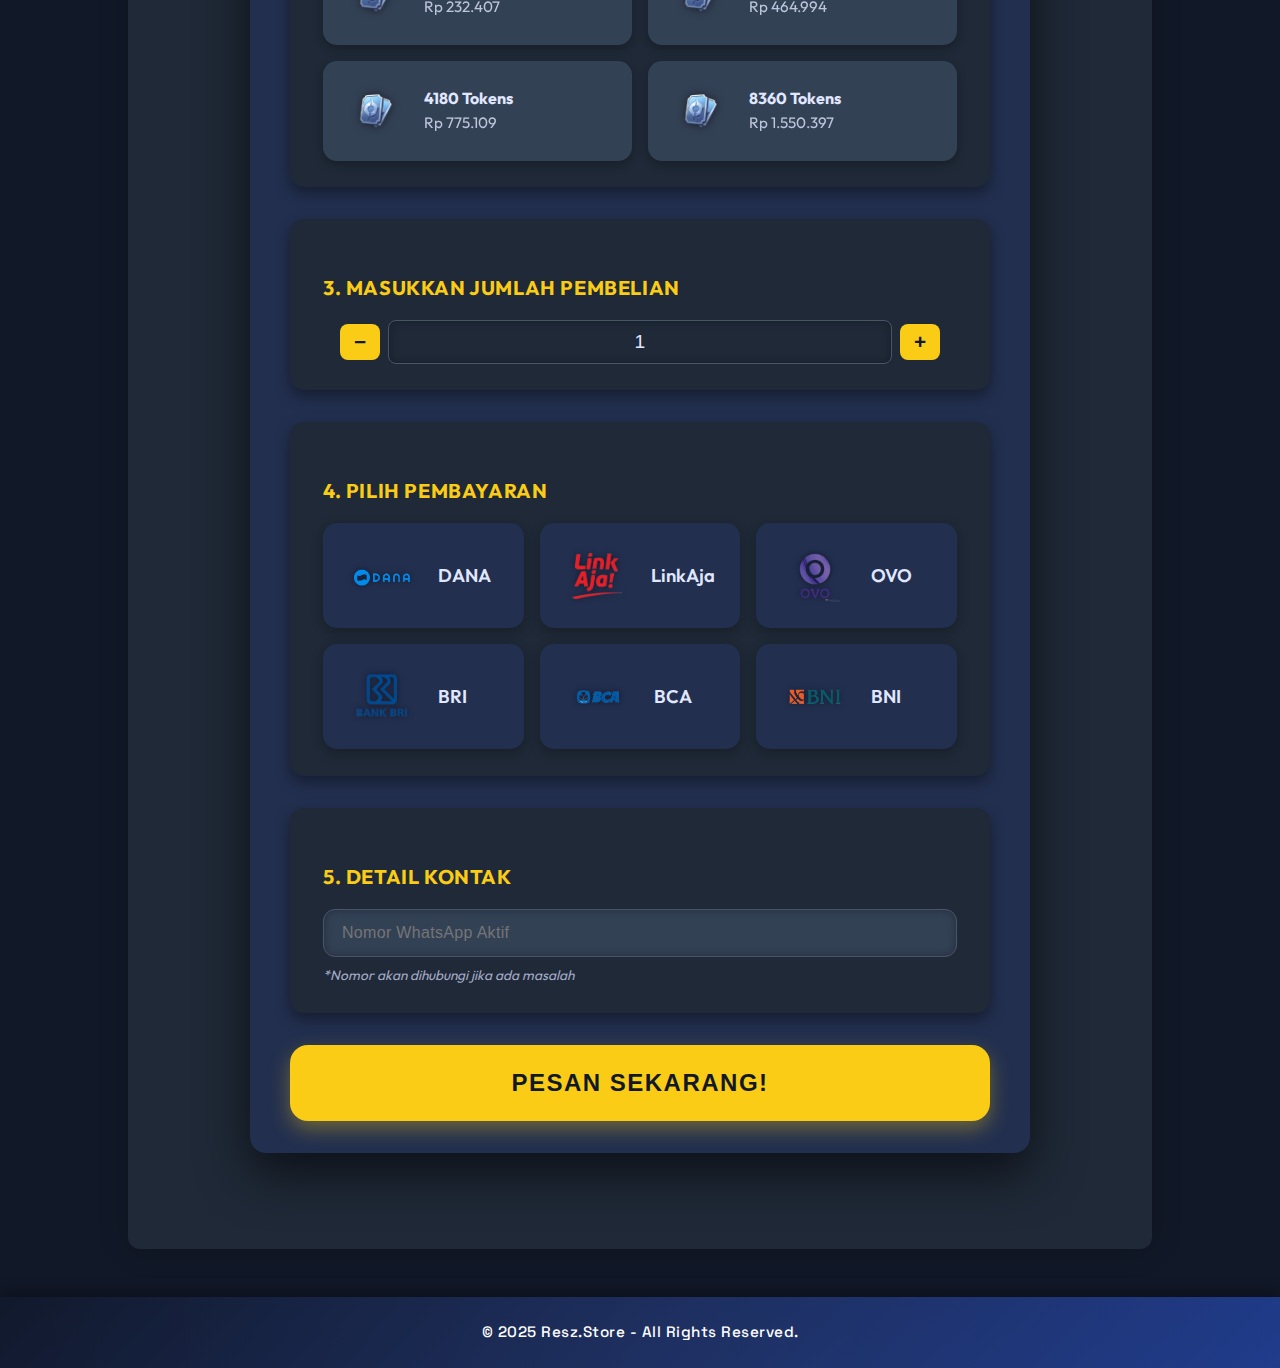
<file: topup_hok.html>
<!DOCTYPE html>
<html lang="id">
<head>
  <meta charset="UTF-8" />
  <meta name="viewport" content="width=device-width, initial-scale=1.0" />
  <title>Top Up Honor Of Kings | Resz.Store</title>
  <link rel="stylesheet" href="css/topup.css" />
  <link rel="stylesheet" href="https://cdnjs.cloudflare.com/ajax/libs/font-awesome/6.5.0/css/all.min.css">
  <link href="https://fonts.googleapis.com/css2?family=Outfit:wght@400;600;800&family=Space+Grotesk:wght@500;700&display=swap" rel="stylesheet">
</head>
<body>
<header class="navbar">
  <div class="logo">Resz.Store</div>
  <nav>
    <ul class="nav-links" id="navbarLinks"></ul>
  </nav>
</header>

<main class="topup-container">
  <div class="game-tabs">
    <a href="topup_ml.html" class="tab"><img src="img/ml.png" class="tab-icon"> Mobile Legends</a>
    <a href="topup_ff.html" class="tab"><img src="img/ff.png" class="tab-icon"> Free Fire</a>
    <a href="topup_pubg.html" class="tab"><img src="img/pubg.png" class="tab-icon"> PUBG Mobile</a>
    <a href="topup_hok.html" class="tab active"><img src="img/hok.png" class="tab-icon"> Honor Of Kings</a>
  </div>

  <section class="game-header">
    <img src="img/hok.png" alt="HOK" class="game-icon">
    <div>
      <h2>HONOR OF KINGS</h2>
      <p>Tencent</p>
      <div class="badges">
        <span><i class="fas fa-bolt"></i> Proses Cepat</span>
        <span><i class="fas fa-globe"></i> Layanan 24 jam</span>
        <span><i class="fas fa-check-square"></i> Murah dan Terpercaya</span>
      </div>
    </div>
  </section>

  <section class="deskripsi-box">
    <h3>Berikut Cara Transaksi:</h3>
    <ol>
      <li>Masukkan Data Akun</li>
      <li>Pilih Nominal</li>
      <li>Masukkan Jumlah Pembelian</li>
      <li>Pilih Pembayaran</li>
      <li>Masukkan No. WhatsApp</li>
      <li>Klik Pesan Sekarang</li>
      <li>Tokens otomatis masuk</li>
    </ol>
  </section>

  <form id="topupForm" class="topup-form" action="php/proses_topup.php" method="POST">
    <input type="hidden" name="game" value="hok">

    <div class="form-step">
      <h4>1. Masukkan Data Akun</h4>
      <input type="text" name="userid" placeholder="Masukkan User ID" required>
    </div>

    <div class="form-step">
      <h4>2. Pilih Nominal</h4>
      <h5 class="sub-title">💎 Top Up Instan</h5>
      <div class="special-grid">
        <input type="radio" name="nominal" id="tok16" value="3066">
        <label for="tok16" class="nominal-card"><img src="assets/icons/token.png"><div><strong>16 Tokens</strong><p>Rp 3.066</p></div></label>

        <input type="radio" name="nominal" id="tok80" value="15327">
        <label for="tok80" class="nominal-card"><img src="assets/icons/token.png"><div><strong>80 Tokens</strong><p>Rp 15.327</p></div></label>

        <input type="radio" name="nominal" id="tok240" value="46338">
        <label for="tok240" class="nominal-card"><img src="assets/icons/token.png"><div><strong>240 Tokens</strong><p>Rp 46.338</p></div></label>

        <input type="radio" name="nominal" id="tok400" value="77349">
        <label for="tok400" class="nominal-card"><img src="assets/icons/token.png"><div><strong>400 Tokens</strong><p>Rp 77.349</p></div></label>

        <input type="radio" name="nominal" id="tok560" value="108361">
        <label for="tok560" class="nominal-card"><img src="assets/icons/token.png"><div><strong>560 Tokens</strong><p>Rp 108.361</p></div></label>

        <input type="radio" name="nominal" id="tok830" value="154878">
        <label for="tok830" class="nominal-card"><img src="assets/icons/token.png"><div><strong>830 Tokens</strong><p>Rp 154.878</p></div></label>

        <input type="radio" name="nominal" id="tok1245" value="232407">
        <label for="tok1245" class="nominal-card"><img src="assets/icons/token.png"><div><strong>1245 Tokens</strong><p>Rp 232.407</p></div></label>

        <input type="radio" name="nominal" id="tok2508" value="464994">
        <label for="tok2508" class="nominal-card"><img src="assets/icons/token.png"><div><strong>2508 Tokens</strong><p>Rp 464.994</p></div></label>

        <input type="radio" name="nominal" id="tok4180" value="775109">
        <label for="tok4180" class="nominal-card"><img src="assets/icons/token.png"><div><strong>4180 Tokens</strong><p>Rp 775.109</p></div></label>

        <input type="radio" name="nominal" id="tok8360" value="1550397">
        <label for="tok8360" class="nominal-card"><img src="assets/icons/token.png"><div><strong>8360 Tokens</strong><p>Rp 1.550.397</p></div></label>
      </div>
    </div>

    <div class="form-step">
      <h4>3. Masukkan Jumlah Pembelian</h4>
      <div class="input-number">
        <button type="button" class="btn-minus">−</button>
        <input type="number" name="jumlah" min="1" value="1" required>
        <button type="button" class="btn-plus">+</button>
      </div>
    </div>

    <div class="form-step">
      <h4>4. Pilih Pembayaran</h4>
      <div class="pembayaran-grid">
        <input type="radio" id="dana" name="metode" value="dana"><label for="dana"><img src="img/payment/dana.png" class="pay-icon"> DANA</label>
        <input type="radio" id="linkaja" name="metode" value="linkaja"><label for="linkaja"><img src="img/payment/linkaja.png" class="pay-icon"> LinkAja</label>
        <input type="radio" id="ovo" name="metode" value="ovo"><label for="ovo"><img src="img/payment/ovo.png" class="pay-icon"> OVO</label>
        <input type="radio" id="bri" name="metode" value="bri"><label for="bri"><img src="img/payment/bri.png" class="pay-icon"> BRI</label>
        <input type="radio" id="bca" name="metode" value="bca"><label for="bca"><img src="img/payment/bca.png" class="pay-icon"> BCA</label>
        <input type="radio" id="bni" name="metode" value="bni"><label for="bni"><img src="img/payment/bni.png" class="pay-icon"> BNI</label>
      </div>
    </div>

    <div class="form-step">
      <h4>5. Detail Kontak</h4>
      <input type="text" name="whatsapp" placeholder="Nomor WhatsApp Aktif" required>
      <small>*Nomor akan dihubungi jika ada masalah</small>
    </div>

    <button type="submit" class="pesan-button">Pesan Sekarang!</button>
  </form>
</main>

<footer>
  <p>&copy; 2025 Resz.Store - All Rights Reserved.</p>
</footer>

<script src="js/topup.js"></script>
<script>
  const navbar = document.getElementById('navbarLinks');
  const isLoggedIn = localStorage.getItem('isLoggedIn') === 'true';
  const username = localStorage.getItem('username');
  navbar.innerHTML = isLoggedIn ? `
    <li><a href="index.html"><i class="fas fa-home"></i><span>Home</span></a></li>
    <li><a href="topup_hok.html" class="active"><i class="fas fa-gem"></i><span>Top Up</span></a></li>
    <li><a href="history.html"><i class="fas fa-clock"></i><span>History</span></a></li>
    <li><a href="contact.html"><i class="fas fa-envelope"></i><span>Contact</span></a></li>
    <li><a href="profile.php?u=${username}"><i class="fas fa-user"></i><span>${username}</span></a></li>
    <li><a href="#" onclick="logout()"><i class="fas fa-sign-out-alt"></i><span>Logout</span></a></li>
  ` : `
    <li><a href="index.html"><i class="fas fa-home"></i><span>Home</span></a></li>
    <li><a href="topup_hok.html" class="active"><i class="fas fa-gem"></i><span>Top Up</span></a></li>
    <li><a href="history.html"><i class="fas fa-clock"></i><span>History</span></a></li>
    <li><a href="contact.html"><i class="fas fa-envelope"></i><span>Contact</span></a></li>
    <li><a href="login.html"><i class="fas fa-sign-in-alt"></i><span>Login</span></a></li>
    <li><a href="register.html"><i class="fas fa-user-plus"></i><span>Register</span></a></li>
  `;
  function logout(){
    localStorage.removeItem('isLoggedIn');
    localStorage.removeItem('username');
    window.location.href='index.html';
  }
</script>
</body>
</html>
</file>
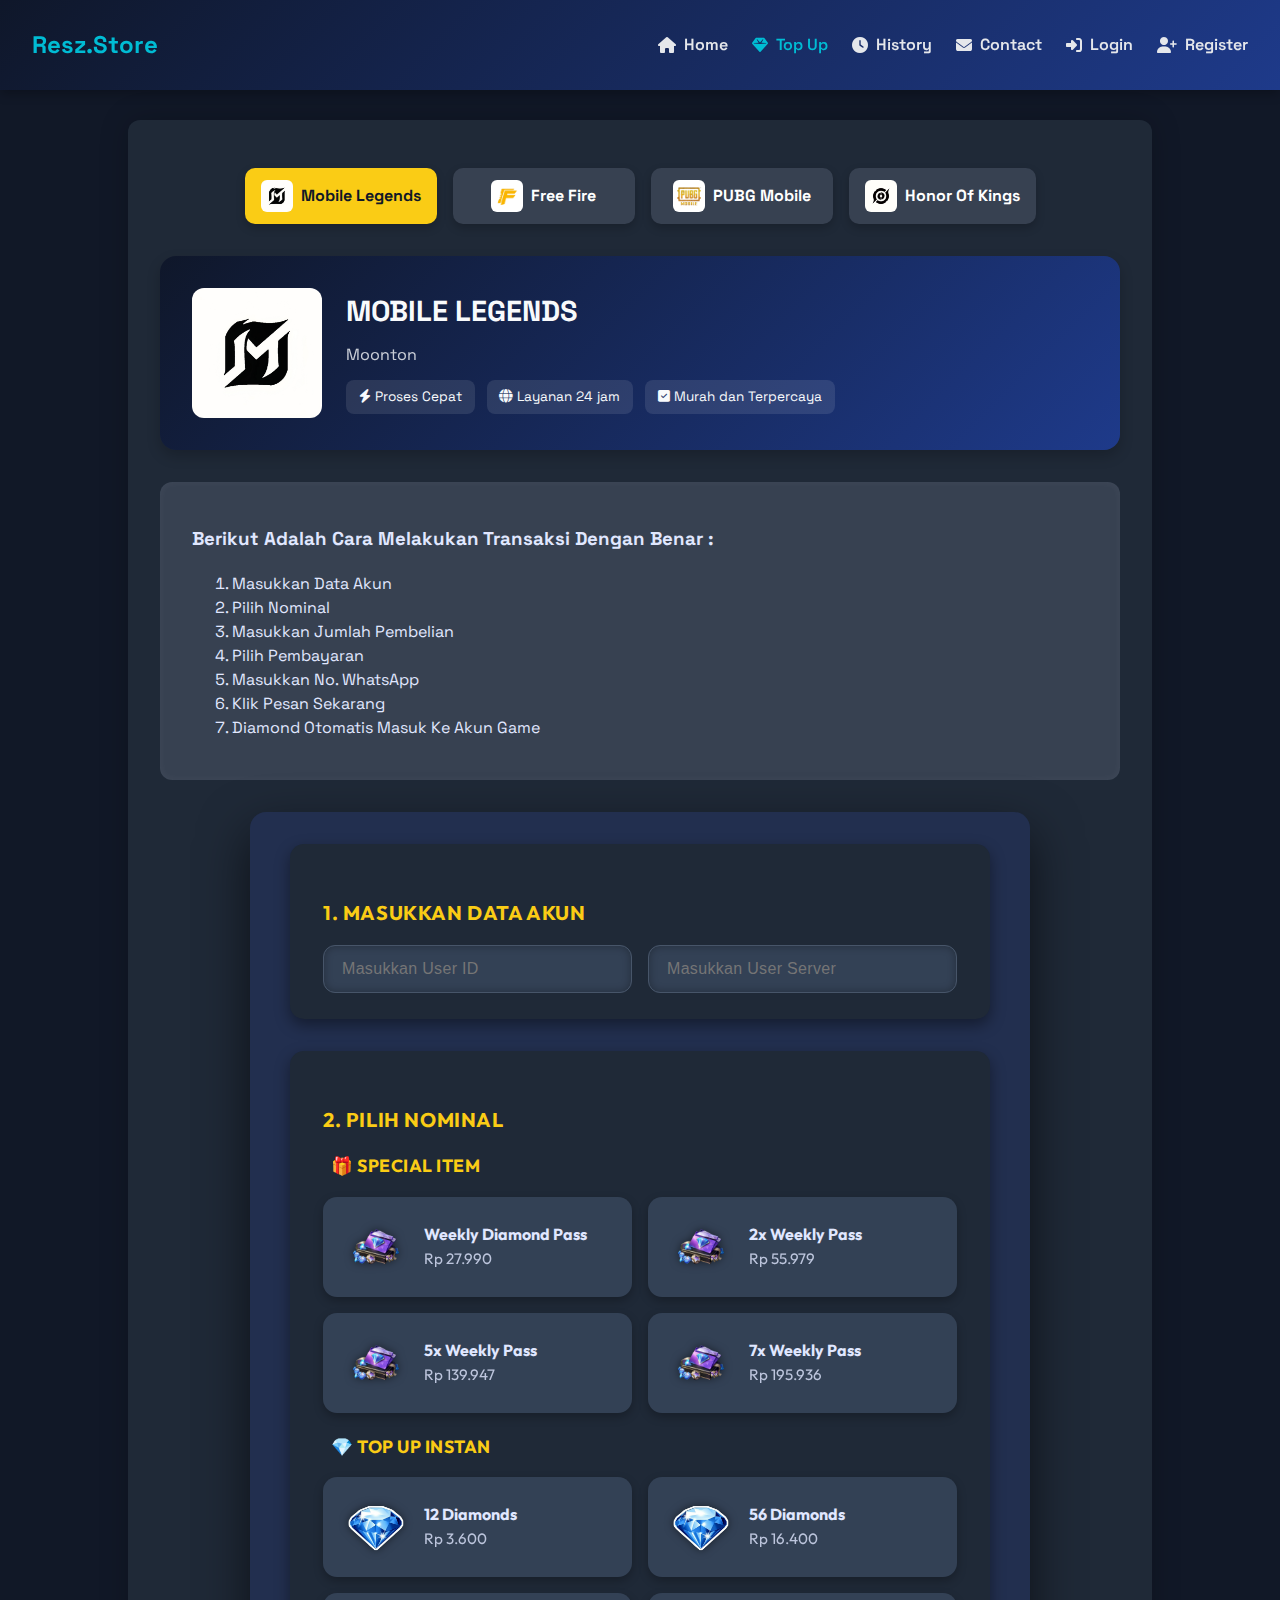
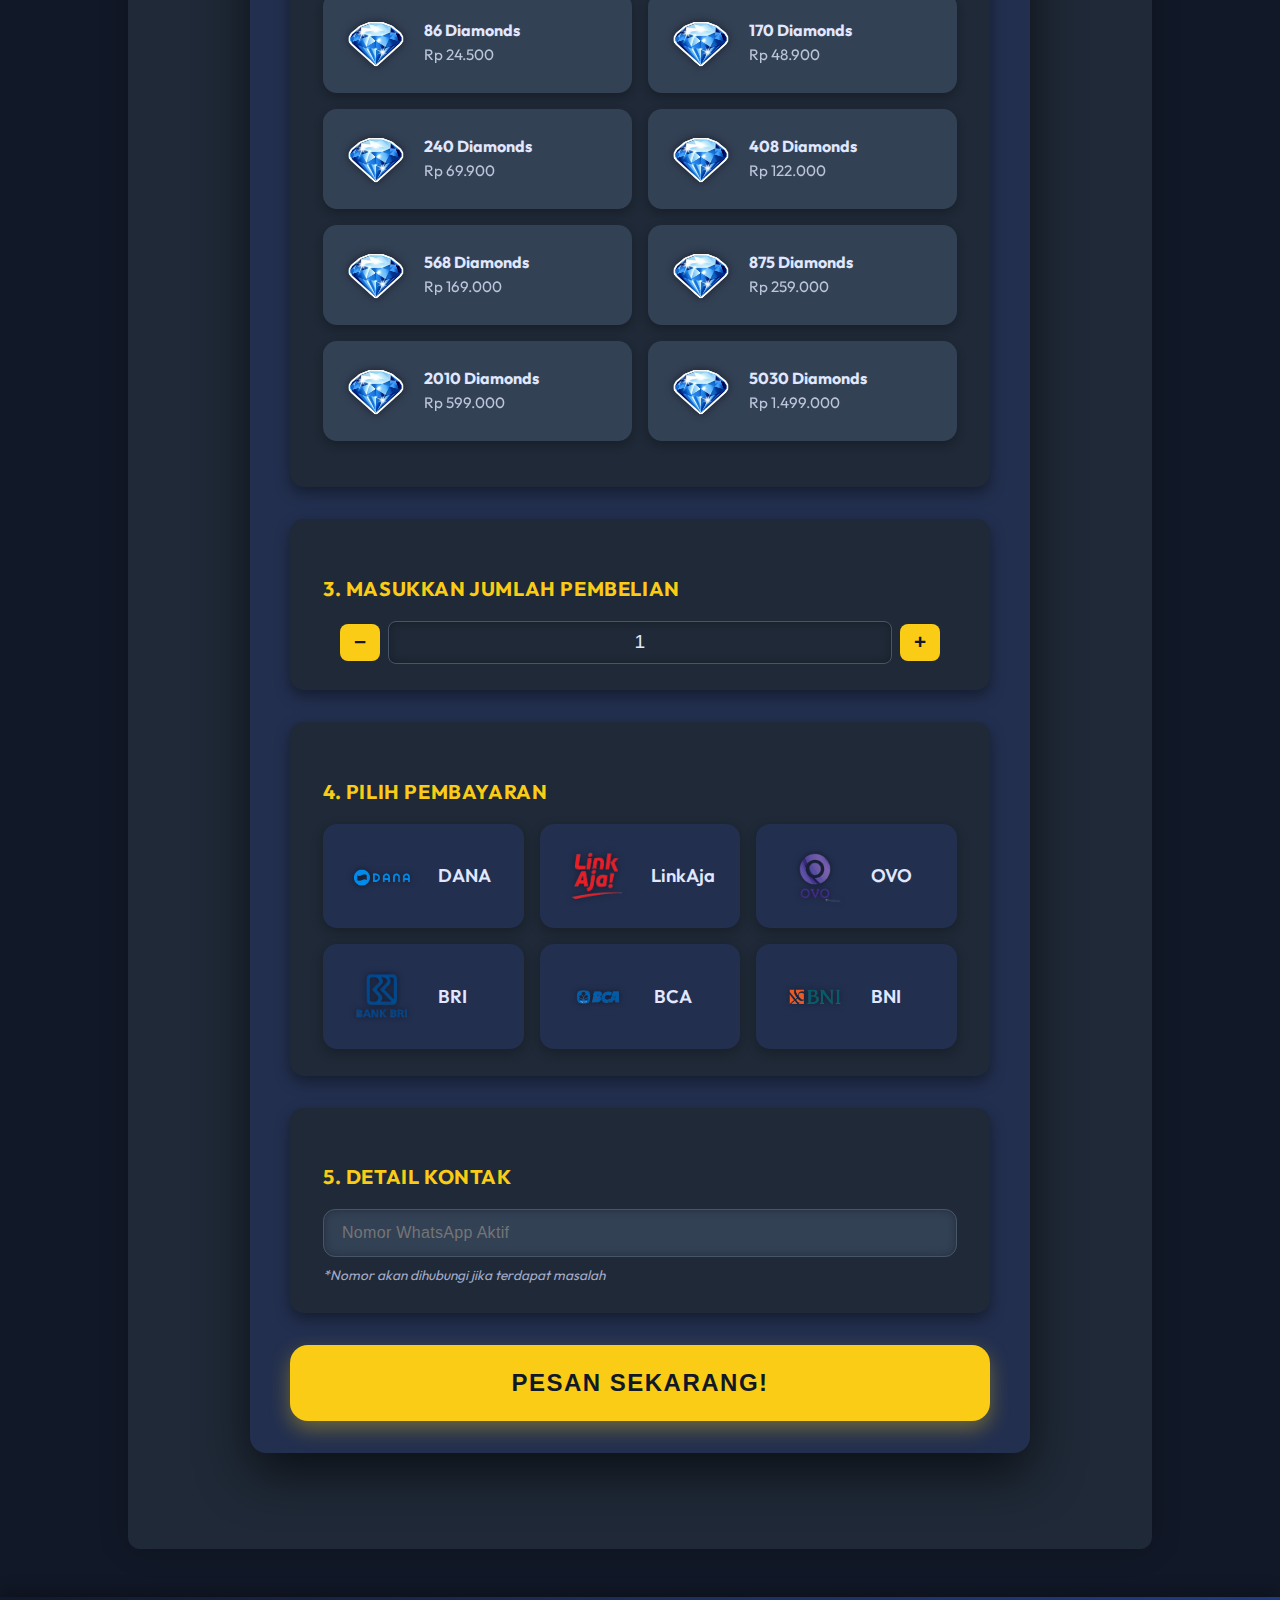
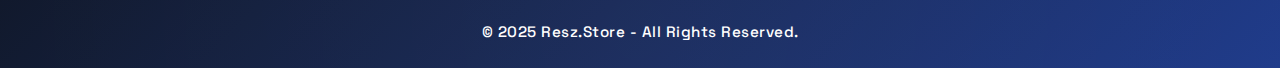
<file: topup_ml.html>
<!DOCTYPE html>
<html lang="id">
<head>
  <meta charset="UTF-8" />
  <meta name="viewport" content="width=device-width, initial-scale=1.0" />
  <title>Top Up Mobile Legends | Resz.Store</title>
  <link rel="stylesheet" href="css/topup.css" />
  <link rel="stylesheet" href="https://cdnjs.cloudflare.com/ajax/libs/font-awesome/6.5.0/css/all.min.css">
  <link href="https://fonts.googleapis.com/css2?family=Outfit:wght@400;600;800&family=Space+Grotesk:wght@500;700&display=swap" rel="stylesheet">
</head>
<body>
  <header class="navbar">
    <div class="logo">Resz.Store</div>
    <nav>
      <ul class="nav-links" id="navbarLinks">
        <!-- Diisi JavaScript -->
      </ul>
    </nav>
  </header>

  <main class="topup-container">
    <div class="game-tabs">
      <a href="topup_ml.html" class="tab active">
        <img src="img/ml.png" alt="MLBB" class="tab-icon"> Mobile Legends
      </a>
      <a href="topup_ff.html" class="tab">
        <img src="img/ff.png" alt="FF" class="tab-icon"> Free Fire
      </a>
      <a href="topup_pubg.html" class="tab">
        <img src="img/pubg.png" alt="PUBG" class="tab-icon"> PUBG Mobile
      </a>
      <a href="topup_hok.html" class="tab">
        <img src="img/hok.png" alt="HOK" class="tab-icon"> Honor Of Kings
      </a>
    </div>

      <section class="game-header">
        <img src="img/ml.png" alt="Mobile Legends" class="game-icon">
        <div>
          <h2>MOBILE LEGENDS</h2>
          <p>Moonton</p>
          <div class="badges">
            <span><i class="fas fa-bolt"></i> Proses Cepat</span>
            <span><i class="fas fa-globe"></i> Layanan 24 jam</span>
            <span><i class="fas fa-check-square"></i> Murah dan Terpercaya</span>
          </div>
        </div>
      </section>

      <section class="deskripsi-box">
        <h3>Berikut Adalah Cara Melakukan Transaksi Dengan Benar :</h3>
        <ol>
          <li>Masukkan Data Akun</li>
          <li>Pilih Nominal</li>
          <li>Masukkan Jumlah Pembelian</li>
          <li>Pilih Pembayaran</li>
          <li>Masukkan No. WhatsApp</li>
          <li>Klik Pesan Sekarang</li>
          <li>Diamond Otomatis Masuk Ke Akun Game</li>
        </ol>
      </section>

      <form id="topupForm" class="topup-form" action="php/proses_topup.php" method="POST">
        <input type="hidden" name="game" value="ml">

        <div class="form-step">
          <h4>1. Masukkan Data Akun</h4>
          <div class="flex-input">
            <input type="text" name="userid" id="userId" placeholder="Masukkan User ID" required>
            <input type="text" name="server" id="server" placeholder="Masukkan User Server" required>
          </div>
        </div>

<div class="form-step">
  <h4>2. Pilih Nominal</h4>
  <div class="nominal-section">
    <h5 class="sub-title">🎁 Special Item</h5>
    <div class="special-grid">
      <input type="radio" name="nominal" id="pass1" value="27990">
      <label for="pass1" class="nominal-card">
        <img src="assets/icons/weekly.png" alt="Weekly Icon">
        <div>
          <strong>Weekly Diamond Pass</strong>
          <p>Rp 27.990</p>
        </div>
      </label>
      <input type="radio" name="nominal" id="pass2" value="55979">
      <label for="pass2" class="nominal-card">
        <img src="assets/icons/weekly.png" alt="Weekly Icon">
        <div>
          <strong>2x Weekly Pass</strong>
          <p>Rp 55.979</p>
        </div>
      </label>
      <input type="radio" name="nominal" id="pass3" value="139947">
      <label for="pass3" class="nominal-card">
        <img src="assets/icons/weekly.png" alt="Weekly Icon">
        <div>
          <strong>5x Weekly Pass</strong>
          <p>Rp 139.947</p>
        </div>
      </label>
      <input type="radio" name="nominal" id="pass4" value="195936">
      <label for="pass4" class="nominal-card">
        <img src="assets/icons/weekly.png" alt="Weekly Icon">
        <div>
          <strong>7x Weekly Pass</strong>
          <p>Rp 195.936</p>
        </div>
      </label>
    </div>
  </div>
  <div class="nominal-section">
    <h5 class="sub-title">💎 Top Up Instan</h5>
    <div class="special-grid">
      <input type="radio" name="nominal" id="dm12" value="3600">
      <label for="dm12" class="nominal-card">
        <img src="assets/icons/diamond.png" alt="Diamond">
        <div>
          <strong>12 Diamonds</strong>
          <p>Rp 3.600</p>
        </div>
      </label>
      <input type="radio" name="nominal" id="dm56" value="16400">
      <label for="dm56" class="nominal-card">
        <img src="assets/icons/diamond.png" alt="Diamond">
        <div>
          <strong>56 Diamonds</strong>
          <p>Rp 16.400</p>
        </div>
      </label>
      <input type="radio" name="nominal" id="dm86" value="24500">
      <label for="dm86" class="nominal-card">
        <img src="assets/icons/diamond.png" alt="Diamond">
        <div>
          <strong>86 Diamonds</strong>
          <p>Rp 24.500</p>
        </div>
      </label>
      <input type="radio" name="nominal" id="dm170" value="48900">
      <label for="dm170" class="nominal-card">
        <img src="assets/icons/diamond.png" alt="Diamond">
        <div>
          <strong>170 Diamonds</strong>
          <p>Rp 48.900</p>
        </div>
      </label>
      <input type="radio" name="nominal" id="dm240" value="69900">
      <label for="dm240" class="nominal-card">
        <img src="assets/icons/diamond.png" alt="Diamond">
        <div>
          <strong>240 Diamonds</strong>
          <p>Rp 69.900</p>
        </div>
      </label>

      <input type="radio" name="nominal" id="dm408" value="122000">
      <label for="dm408" class="nominal-card">
        <img src="assets/icons/diamond.png" alt="Diamond">
        <div>
          <strong>408 Diamonds</strong>
          <p>Rp 122.000</p>
        </div>
      </label>

      <input type="radio" name="nominal" id="dm568" value="169000">
      <label for="dm568" class="nominal-card">
        <img src="assets/icons/diamond.png" alt="Diamond">
        <div>
          <strong>568 Diamonds</strong>
          <p>Rp 169.000</p>
        </div>
      </label>

      <input type="radio" name="nominal" id="dm875" value="259000">
      <label for="dm875" class="nominal-card">
        <img src="assets/icons/diamond.png" alt="Diamond">
        <div>
          <strong>875 Diamonds</strong>
          <p>Rp 259.000</p>
        </div>
      </label>

      <input type="radio" name="nominal" id="dm2010" value="599000">
      <label for="dm2010" class="nominal-card">
        <img src="assets/icons/diamond.png" alt="Diamond">
        <div>
          <strong>2010 Diamonds</strong>
          <p>Rp 599.000</p>
        </div>
      </label>

      <input type="radio" name="nominal" id="dm5030" value="1499000">
      <label for="dm5030" class="nominal-card">
        <img src="assets/icons/diamond.png" alt="Diamond">
        <div>
          <strong>5030 Diamonds</strong>
          <p>Rp 1.499.000</p>
        </div>
      </label>
    </div>
  </div>
</div>

        <div class="form-step">
          <h4>3. Masukkan Jumlah Pembelian</h4>
          <div class="input-number">
            <button type="button" class="btn-minus">−</button>
            <input type="number" name="jumlah" min="1" value="1" placeholder="Jumlah Pembelian" required>
            <button type="button" class="btn-plus">+</button>
          </div>
        </div>

        <div class="form-step">
          <h4>4. Pilih Pembayaran</h4>
          <div class="pembayaran-grid">
            <!-- Metode Pembayaran -->
            <input type="radio" id="dana" name="metode" value="dana" />
            <label for="dana"><img src="img/payment/dana.png" class="pay-icon" alt="DANA"> DANA</label>
            <input type="radio" id="linkaja" name="metode" value="linkaja" />
            <label for="linkaja"><img src="img/payment/linkaja.png" class="pay-icon" alt="LinkAja"> LinkAja</label>
            <input type="radio" id="ovo" name="metode" value="ovo" />
            <label for="ovo"><img src="img/payment/ovo.png" class="pay-icon" alt="OVO"> OVO</label>
            <input type="radio" id="bri" name="metode" value="bri" />
            <label for="bri"><img src="img/payment/bri.png" class="pay-icon" alt="BRI"> BRI</label>
            <input type="radio" id="bca" name="metode" value="bca" />
            <label for="bca"><img src="img/payment/bca.png" class="pay-icon" alt="BCA"> BCA</label>
            <input type="radio" id="bni" name="metode" value="bni" />
            <label for="bni"><img src="img/payment/bni.png" class="pay-icon" alt="BNI"> BNI</label>
          </div>
        </div>

        <div class="form-step">
          <h4>5. Detail Kontak</h4>
          <input type="text" name="whatsapp" id="whatsapp" placeholder="Nomor WhatsApp Aktif" required>
          <small>*Nomor akan dihubungi jika terdapat masalah</small>
        </div>

        <button type="submit" id="pesanBtn" class="pesan-button">Pesan Sekarang!</button>
      </form>
    </div>
  </main>

  <footer>
    <p>&copy; 2025 Resz.Store - All Rights Reserved.</p>
  </footer>

  <script src="js/topup.js"></script>
  <script>
    const navbar = document.getElementById('navbarLinks');
    const isLoggedIn = localStorage.getItem('isLoggedIn') === 'true';
    const username = localStorage.getItem('username');

    if (isLoggedIn) {
      navbar.innerHTML = `
        <li><a href="index.html"><i class="fas fa-home"></i><span>Home</span></a></li>
        <li><a href="topup_ml.html" class="active"><i class="fas fa-gem"></i><span>Top Up</span></a></li>
        <li><a href="history.html"><i class="fas fa-clock"></i><span>History</span></a></li>
        <li><a href="contact.html"><i class="fas fa-envelope"></i><span>Contact</span></a></li>
        <li><a href="profile.php?u=${username}"><i class="fas fa-user"></i><span>${username}</span></a></li>
        <li><a href="#" onclick="logout()"><i class="fas fa-sign-out-alt"></i><span>Logout</span></a></li>
      `;
    } else {
      navbar.innerHTML = `
        <li><a href="index.html"><i class="fas fa-home"></i><span>Home</span></a></li>
        <li><a href="topup_ml.html" class="active"><i class="fas fa-gem"></i><span>Top Up</span></a></li>
        <li><a href="history.html"><i class="fas fa-clock"></i><span>History</span></a></li>
        <li><a href="contact.html"><i class="fas fa-envelope"></i><span>Contact</span></a></li>
        <li><a href="login.html"><i class="fas fa-sign-in-alt"></i><span>Login</span></a></li>
        <li><a href="register.html"><i class="fas fa-user-plus"></i><span>Register</span></a></li>
      `;
    }

    function logout() {
      localStorage.removeItem('isLoggedIn');
      localStorage.removeItem('username');
      window.location.href = 'index.html';
    }
  </script>
</body>
</html>
</file>
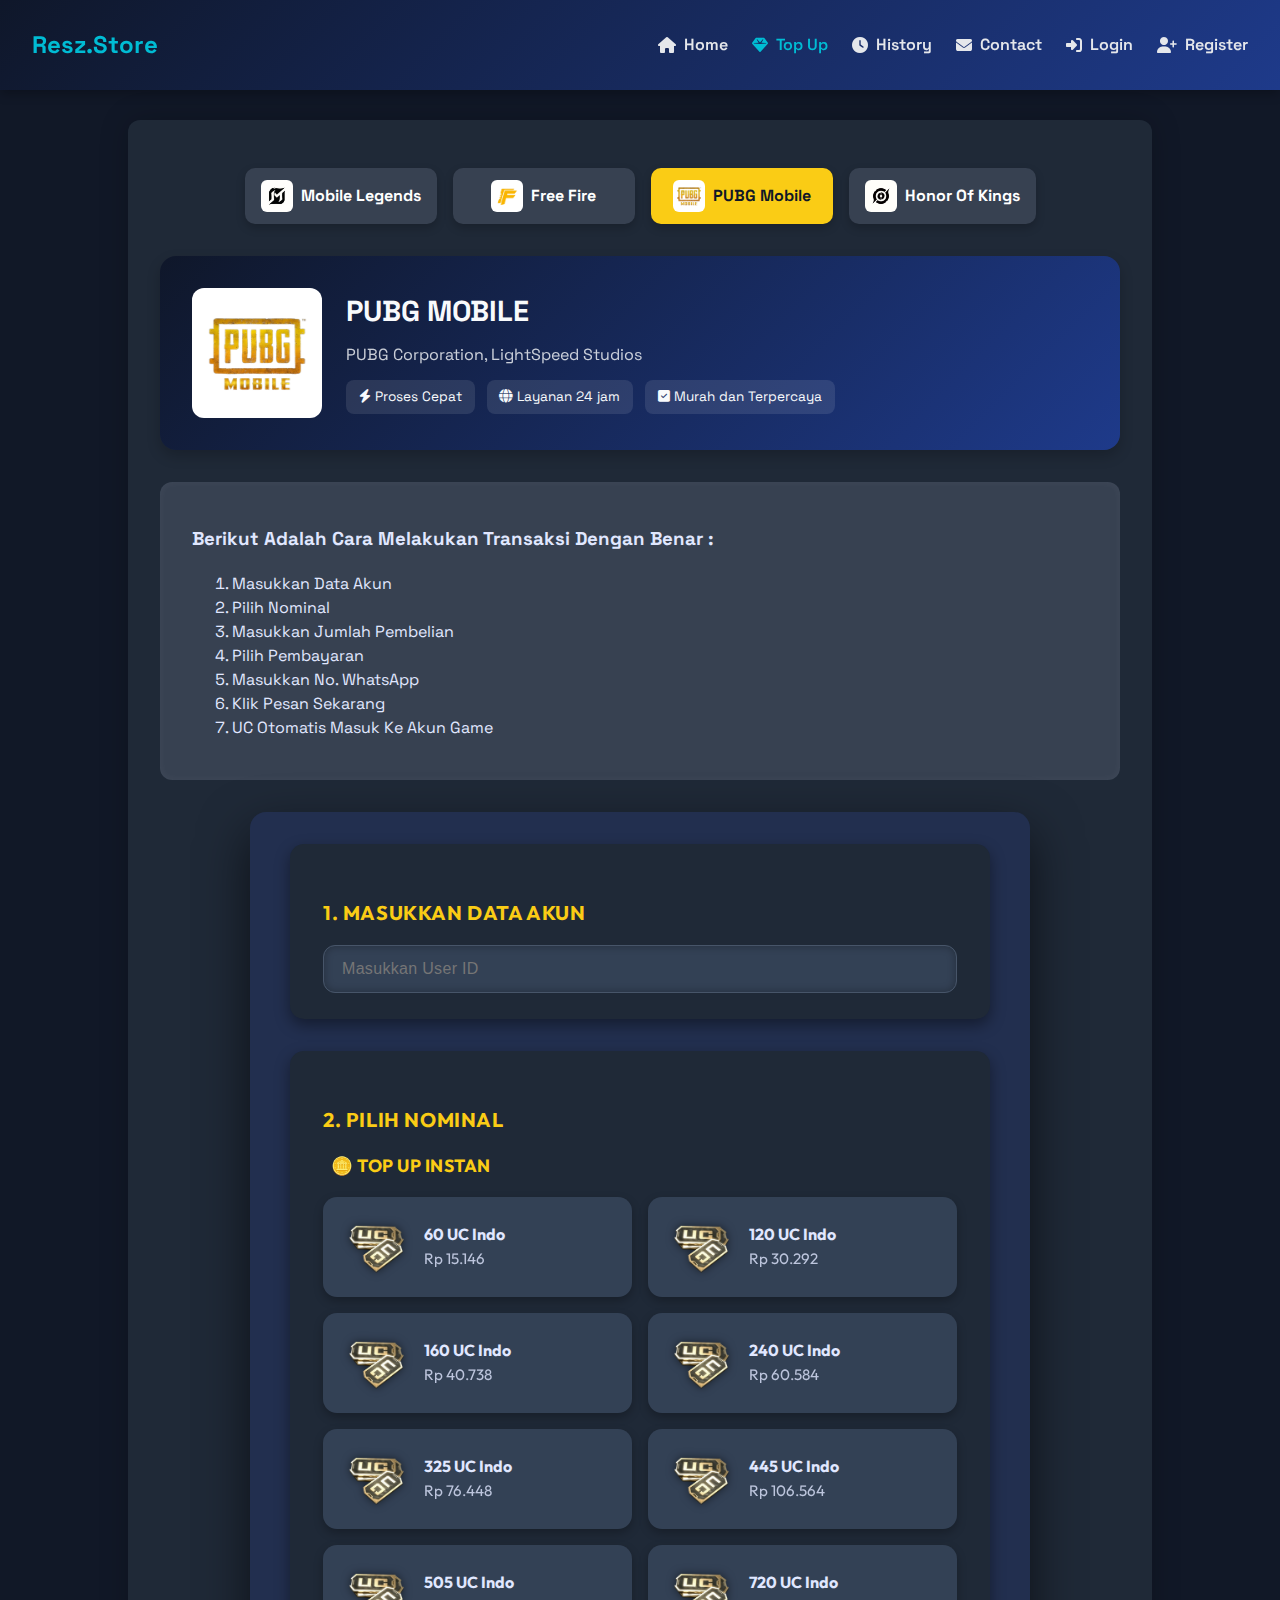
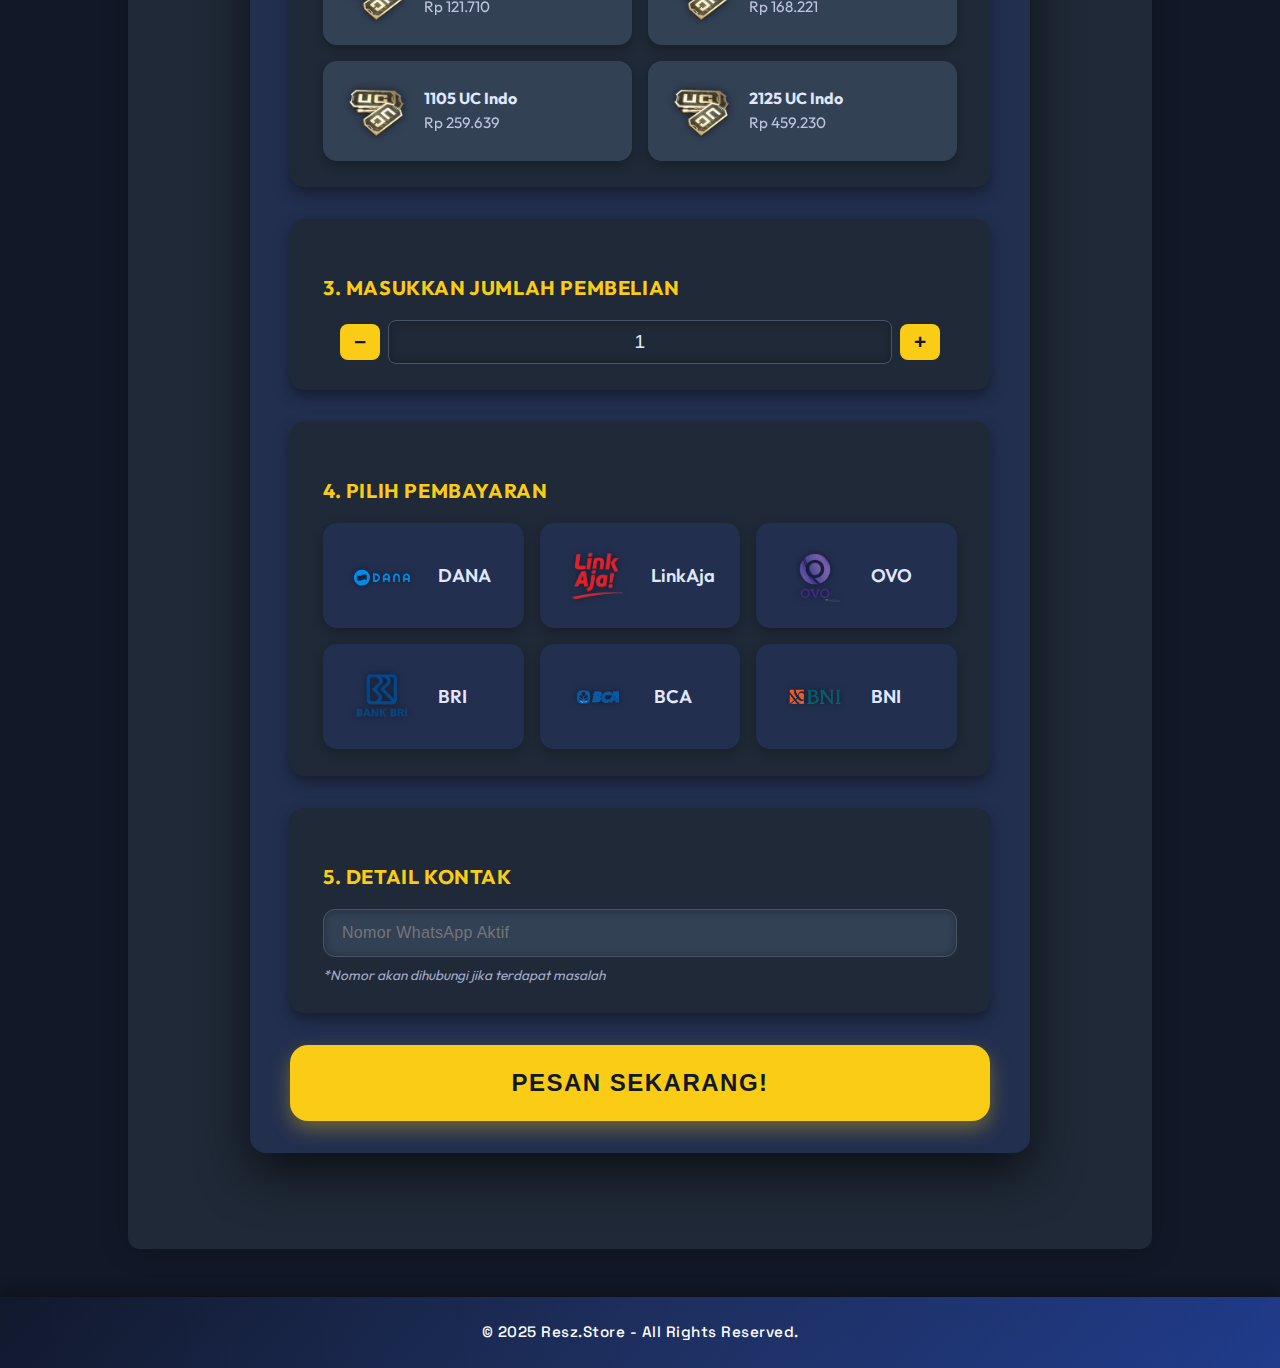
<file: topup_pubg.html>
<!DOCTYPE html>
<html lang="id">
<head>
  <meta charset="UTF-8" />
  <meta name="viewport" content="width=device-width, initial-scale=1.0" />
  <title>Top Up PUBG Mobile | Resz.Store</title>
  <link rel="stylesheet" href="css/topup.css" />
  <link rel="stylesheet" href="https://cdnjs.cloudflare.com/ajax/libs/font-awesome/6.5.0/css/all.min.css">
  <link href="https://fonts.googleapis.com/css2?family=Outfit:wght@400;600;800&family=Space+Grotesk:wght@500;700&display=swap" rel="stylesheet">
</head>
<body>
  <header class="navbar">
    <div class="logo">Resz.Store</div>
    <nav>
      <ul class="nav-links" id="navbarLinks"></ul>
    </nav>
  </header>

  <main class="topup-container">
    <div class="game-tabs">
      <a href="topup_ml.html" class="tab">
        <img src="img/ml.png" alt="MLBB" class="tab-icon"> Mobile Legends
      </a>
      <a href="topup_ff.html" class="tab">
        <img src="img/ff.png" alt="FF" class="tab-icon"> Free Fire
      </a>
      <a href="topup_pubg.html" class="tab active">
        <img src="img/pubg.png" alt="PUBG" class="tab-icon"> PUBG Mobile
      </a>
      <a href="topup_hok.html" class="tab">
        <img src="img/hok.png" alt="HOK" class="tab-icon"> Honor Of Kings
      </a>
    </div>

    <section class="game-header">
      <img src="img/pubg.png" alt="PUBG MOBILE" class="game-icon">
      <div>
        <h2>PUBG MOBILE</h2>
        <p>PUBG Corporation, LightSpeed Studios</p>
        <div class="badges">
          <span><i class="fas fa-bolt"></i> Proses Cepat</span>
          <span><i class="fas fa-globe"></i> Layanan 24 jam</span>
          <span><i class="fas fa-check-square"></i> Murah dan Terpercaya</span>
        </div>
      </div>
    </section>

    <section class="deskripsi-box">
      <h3>Berikut Adalah Cara Melakukan Transaksi Dengan Benar :</h3>
      <ol>
        <li>Masukkan Data Akun</li>
        <li>Pilih Nominal</li>
        <li>Masukkan Jumlah Pembelian</li>
        <li>Pilih Pembayaran</li>
        <li>Masukkan No. WhatsApp</li>
        <li>Klik Pesan Sekarang</li>
        <li>UC Otomatis Masuk Ke Akun Game</li>
      </ol>
    </section>

    <form id="topupForm" class="topup-form" action="php/proses_topup.php" method="POST">
      <input type="hidden" name="game" value="pubg">

      <div class="form-step">
        <h4>1. Masukkan Data Akun</h4>
        <input type="text" name="userid" id="userId" placeholder="Masukkan User ID" required>
      </div>

      <div class="form-step">
        <h4>2. Pilih Nominal</h4>
        <h5 class="sub-title">🪙 Top Up Instan</h5>
        <div class="special-grid">
          <input type="radio" name="nominal" id="dm60" value="15146">
          <label for="dm60" class="nominal-card"><img src="assets/icons/uc.png"><div><strong>60 UC Indo</strong><p>Rp 15.146</p></div></label>

          <input type="radio" name="nominal" id="dm120" value="30292">
          <label for="dm120" class="nominal-card"><img src="assets/icons/uc.png"><div><strong>120 UC Indo</strong><p>Rp 30.292</p></div></label>

          <input type="radio" name="nominal" id="dm160" value="35738">
          <label for="dm230" class="nominal-card"><img src="assets/icons/uc.png"><div><strong>160 UC Indo</strong><p>Rp 40.738</p></div></label>

          <input type="radio" name="nominal" id="dm240" value="60584">
          <label for="dm240" class="nominal-card"><img src="assets/icons/uc.png"><div><strong>240 UC Indo</strong><p>Rp 60.584</p></div></label>

          <input type="radio" name="nominal" id="dm325" value="76448">
          <label for="dm325" class="nominal-card"><img src="assets/icons/uc.png"><div><strong>325 UC Indo</strong><p>Rp 76.448</p></div></label>

          <input type="radio" name="nominal" id="dm445" value="106564">
          <label for="dm445" class="nominal-card"><img src="assets/icons/uc.png"><div><strong>445 UC Indo</strong><p>Rp 106.564</p></div></label>

          <input type="radio" name="nominal" id="dm505" value="121710">
          <label for="dm505" class="nominal-card"><img src="assets/icons/uc.png"><div><strong>505 UC Indo</strong><p>Rp 121.710</p></div></label>

          <input type="radio" name="nominal" id="dm720" value="168221">
          <label for="dm720" class="nominal-card"><img src="assets/icons/uc.png"><div><strong>720 UC Indo</strong><p>Rp 168.221</p></div></label>

          <input type="radio" name="nominal" id="dm1105" value="259639">
          <label for="dm1105" class="nominal-card"><img src="assets/icons/uc.png"><div><strong>1105 UC Indo</strong><p>Rp 259.639</p></div></label>

          <input type="radio" name="nominal" id="dm2125" value="459230">
          <label for="dm2125" class="nominal-card"><img src="assets/icons/uc.png"><div><strong>2125 UC Indo</strong><p>Rp 459.230</p></div></label>
        </div>
      </div>

      <div class="form-step">
        <h4>3. Masukkan Jumlah Pembelian</h4>
        <div class="input-number">
          <button type="button" class="btn-minus">−</button>
          <input type="number" name="jumlah" min="1" value="1" required>
          <button type="button" class="btn-plus">+</button>
        </div>
      </div>

      <div class="form-step">
        <h4>4. Pilih Pembayaran</h4>
        <div class="pembayaran-grid">
          <input type="radio" id="dana" name="metode" value="dana"><label for="dana"><img src="img/payment/dana.png" class="pay-icon"> DANA</label>
          <input type="radio" id="linkaja" name="metode" value="linkaja"><label for="linkaja"><img src="img/payment/linkaja.png" class="pay-icon"> LinkAja</label>
          <input type="radio" id="ovo" name="metode" value="ovo"><label for="ovo"><img src="img/payment/ovo.png" class="pay-icon"> OVO</label>
          <input type="radio" id="bri" name="metode" value="bri"><label for="bri"><img src="img/payment/bri.png" class="pay-icon"> BRI</label>
          <input type="radio" id="bca" name="metode" value="bca"><label for="bca"><img src="img/payment/bca.png" class="pay-icon"> BCA</label>
          <input type="radio" id="bni" name="metode" value="bni"><label for="bni"><img src="img/payment/bni.png" class="pay-icon"> BNI</label>
        </div>
      </div>

      <div class="form-step">
        <h4>5. Detail Kontak</h4>
        <input type="text" name="whatsapp" placeholder="Nomor WhatsApp Aktif" required>
        <small>*Nomor akan dihubungi jika terdapat masalah</small>
      </div>

      <button type="submit" class="pesan-button">Pesan Sekarang!</button>
    </form>
  </main>

  <footer>
    <p>&copy; 2025 Resz.Store - All Rights Reserved.</p>
  </footer>

  <script src="js/topup.js"></script>
  <script>
    const navbar = document.getElementById('navbarLinks');
    const isLoggedIn = localStorage.getItem('isLoggedIn') === 'true';
    const username = localStorage.getItem('username');
    navbar.innerHTML = isLoggedIn ? `
      <li><a href="index.html"><i class="fas fa-home"></i><span>Home</span></a></li>
      <li><a href="topup_pubg.html" class="active"><i class="fas fa-gem"></i><span>Top Up</span></a></li>
      <li><a href="history.html"><i class="fas fa-clock"></i><span>History</span></a></li>
      <li><a href="contact.html"><i class="fas fa-envelope"></i><span>Contact</span></a></li>
      <li><a href="profile.php?u=${username}"><i class="fas fa-user"></i><span>${username}</span></a></li>
      <li><a href="#" onclick="logout()"><i class="fas fa-sign-out-alt"></i><span>Logout</span></a></li>
    ` : `
      <li><a href="index.html"><i class="fas fa-home"></i><span>Home</span></a></li>
      <li><a href="topup_pubg.html" class="active"><i class="fas fa-gem"></i><span>Top Up</span></a></li>
      <li><a href="history.html"><i class="fas fa-clock"></i><span>History</span></a></li>
      <li><a href="contact.html"><i class="fas fa-envelope"></i><span>Contact</span></a></li>
      <li><a href="login.html"><i class="fas fa-sign-in-alt"></i><span>Login</span></a></li>
      <li><a href="register.html"><i class="fas fa-user-plus"></i><span>Register</span></a></li>
    `;
    function logout() {
      localStorage.removeItem('isLoggedIn');
      localStorage.removeItem('username');
      window.location.href = 'index.html';
    }
  </script>
</body>
</html>
</file>
<file: css/style.css>
:root {
  --primary: #0072ff;
  --secondary: #00c6ff;
  --accent: #00bcd4;
  --dark: #111827;
  --light-bg: #f3f4f6;
  --white: #ffffff;
  --font-main: 'Space Grotesk', sans-serif;
}

body {
  margin: 0;
  font-family: var(--font-main);
  background: var(--light-bg);
  color: #1f2937;
  line-height: 1.6;
}

.navbar {
  background: linear-gradient(135deg, #0f172a, #1e3a8a);
  padding: 1rem 2rem;
  display: flex;
  justify-content: space-between;
  align-items: center;
  color: #fff;
  box-shadow: 0 4px 10px rgba(0, 0, 0, 0.1);
  position: sticky;
  top: 0;
  z-index: 1000;
}

.logo {
  font-size: 1.5rem;
  font-weight: 700;
  color: var(--accent);
}

.nav-links {
  list-style: none;
  display: flex;
  gap: 1.5rem;
}

.nav-links a {
  color: #e5e7eb;
  text-decoration: none;
  font-weight: 600;
  transition: color 0.3s;
}

.nav-links a:hover,
.nav-links .active {
  color: var(--accent);
}

nav a {
  display: inline-flex;
  align-items: center;
  gap: 8px; 
}

.hero {
  min-height: 75vh;
  display: flex;
  align-items: center;
  justify-content: space-between;
  padding: 3rem 5% 2rem;
  background: linear-gradient(135deg, #0f172a 0%, #1e3a8a 100%);
  color: #fff;
  flex-wrap: wrap;
  gap: 2rem;
  position: relative;
  overflow: hidden;
  z-index: 1;
}

.hero::before {
  content: "";
  position: absolute;
  top: -50%;
  left: -50%;
  width: 200%;
  height: 200%;
  background: radial-gradient(circle at center, rgba(255,255,255,0.05) 0%, transparent 70%);
  animation: pulseBG 10s infinite;
  z-index: 0;
}

.hero-content {
  max-width: 600px;
  z-index: 1;
  animation: fadeInUp 1s ease-out forwards;
  margin-top: -180px; 
}

.hero h1 {
  font-size: 3.4rem;
  font-weight: 800;
  line-height: 1.2;
  color: #f8fafc;
  margin-bottom: 1rem;
  letter-spacing: -1px;
  animation: slideInLeft 1s ease-out forwards;
}

.hero p {
  font-size: 1.15rem;
  opacity: 0.85;
  margin-bottom: 1.5rem;
  animation: fadeIn 1.3s ease-out forwards;
}

.cta-button {
  display: inline-flex;
  align-items: center;
  justify-content: center;
  gap: 6px;
  padding: 0.6rem 1.2rem;
  font-size: 0.95rem;
  background: linear-gradient(90deg, #38bdf8, #0ea5e9);
  color: #ffffff;
  border: none;
  border-radius: 8px;
  text-decoration: none;
  font-weight: 600;
  transition: all 0.3s ease;
  box-shadow: 0 4px 14px rgba(56, 189, 248, 0.4);
  animation: fadeIn 1.5s ease-out forwards;
  position: relative;
  overflow: hidden;
}

.cta-button:hover {
  background: linear-gradient(90deg, #00aeff, #14759e);
  transform: translateY(-2px);
  box-shadow: 0 6px 20px rgba(56, 189, 248, 0.6);
}

.cta-button.icon-top {
  flex-direction: column;
  padding: 0.5rem 1rem;
  font-size: 0.9rem;
  gap: 3px;
}

.cta-button.icon-top i {
  font-size: 1.1rem;
  margin-bottom: 2px;
  color: #fff;
  transition: transform 0.4s ease;
}

.cta-button.icon-top:hover i {
  transform: rotate(20deg) scale(1.1);
}

.cta-button::after {
  content: '';
  position: absolute;
  top: -50%;
  left: -50%;
  width: 200%;
  height: 200%;
  background: radial-gradient(circle, rgba(255, 255, 255, 0.15) 0%, transparent 60%);
  transform: rotate(25deg);
  animation: pulseGlow 6s infinite linear;
  z-index: 0;
}

.cta-button > * {
  position: relative;
  z-index: 1;
}

@keyframes pulseGlow {
  0% {
    transform: translate(-50%, -50%) rotate(0deg);
    opacity: 0.4;
  }
  50% {
    transform: translate(-50%, -50%) rotate(180deg);
    opacity: 0.6;
  }
  100% {
    transform: translate(-50%, -50%) rotate(360deg);
    opacity: 0.4;
  }
}

.hero-img {
  max-width: 350px; 
  width: 100%;
  border-radius: 16px;
  box-shadow: 0 10px 25px rgba(0, 0, 0, 0.3);
  z-index: 1;
  animation: slideInRight 1.2s ease-out forwards;
}

.hero-img:hover {
  transform: scale(1.03);
}

.glassy {
  backdrop-filter: blur(10px);
  background: rgba(255,255,255,0.1);
  border: 1px solid rgba(255,255,255,0.2);
}

.floating-blob {
  position: absolute;
  width: 300px;
  height: 300px;
  background: linear-gradient(135deg, #3b82f6, #06b6d4);
  filter: blur(120px);
  border-radius: 50%;
  top: -80px;
  right: -120px;
  z-index: 0;
  animation: floatBlob 6s ease-in-out infinite;
}

@keyframes floatBlob {
  0%, 100% {
    transform: translateY(0) scale(1);
  }
  50% {
    transform: translateY(20px) scale(1.05);
  }
}

@keyframes gradientShift {
  0% {
    background-position: 0% 50%;
  }
  50% {
    background-position: 100% 50%;
  }
  100% {
    background-position: 0% 50%;
  }
}

.game-list {
  padding: 3rem 2rem;
  text-align: center;
  scroll-margin-top: 80px; /* fix posisi scroll agar tidak ketutupan navbar */
}

.game-list h2 {
  font-size: 2rem;
  margin-bottom: 2rem;
}

.game-grid {
  display: flex;
  justify-content: center;
  gap: 2rem;
  flex-wrap: wrap;
}

/* Game Card */
.game-card {
  background: linear-gradient(135deg, #1e293b, #0f172a); /* dark navy */
  color: #e2e8f0;
  padding: 1.5rem;
  border-radius: 20px;
  box-shadow: 0 10px 24px rgba(0,0,0,0.3);
  text-align: center;
  width: 190px;
  transition: all 0.4s ease;
  backdrop-filter: blur(12px);
  border: 1px solid rgba(255,255,255,0.08);
  position: relative;
  overflow: hidden;
}

.game-card::before {
  content: "";
  position: absolute;
  top: -50%;
  left: -50%;
  width: 200%;
  height: 200%;
  background: radial-gradient(circle, rgba(255, 255, 255, 0.08) 0%, transparent 70%);
  animation: floatBlob 8s ease-in-out infinite;
  z-index: 0;
}

.game-card img {
  width: 90px;
  margin-bottom: 1rem;
  border-radius: 14px;
  z-index: 1;
  position: relative;
}

.game-card p {
  margin-bottom: 1rem;
  font-weight: 600;
  z-index: 1;
  position: relative;
}

.game-card:hover {
  transform: translateY(-6px) scale(1.05);
  box-shadow: 0 16px 32px rgba(0,0,0,0.5);
}

.btn-topup {
  display: inline-block;
  background: linear-gradient(90deg, var(--primary), var(--accent));
  color: var(--white);
  padding: 0.5rem 1rem;
  border-radius: 8px;
  text-decoration: none;
  transition: all 0.3s ease;
  font-weight: 600;
  letter-spacing: 0.3px;
  box-shadow: 0 4px 10px rgba(0, 114, 255, 0.3);
  position: relative;
  z-index: 2;
}

.btn-topup:hover {
  background: linear-gradient(90deg, var(--accent), var(--primary));
  transform: translateY(-2px);
  box-shadow: 0 8px 20px rgba(0, 114, 255, 0.4);
}

.benefits {
  padding: 4rem 2rem;
  max-width: 960px;
  margin: 0 auto;
  text-align: center;
}

.benefits h2 {
  font-size: 2rem;
  margin-bottom: 2rem;
}

.benefit-grid {
  display: flex;
  flex-wrap: wrap;
  gap: 20px;
  justify-content: center;
}

.benefit-item {
  flex: 0 0 calc((100% / 3) - 13.33px); /* 3 kolom dengan gap */
  background: linear-gradient(135deg, #312e81, #1e293b);
  color: #f1f5f9;
  padding: 20px;
  border-radius: 20px;
  box-shadow: 0 8px 18px rgba(0,0,0,0.3);
  box-sizing: border-box;
  text-align: center;
  transition: all 0.4s ease;
  position: relative;
  overflow: hidden;
}

.benefit-item:hover {
  transform: translateY(-6px) scale(1.05);
  box-shadow: 0 16px 32px rgba(0,0,0,0.5);
}

.benefit-item i {
  font-size: 2rem;
  margin-bottom: 10px;
  display: block;
  color: #ffcc00;
}

/* Responsive */
@media (max-width: 768px) {
  .benefit-item {
    flex: 0 0 calc((100% / 2) - 10px); /* 2 kolom */
  }
}

@media (max-width: 480px) {
  .benefit-item {
    flex: 0 0 100%; /* 1 kolom */
  }
}

.form-section, .contact-section, .history-section, .dashboard-section {
  padding: 3rem 2rem;
  max-width: 900px;
  margin: auto;
  background: var(--white);
  box-shadow: 0 0 20px rgba(0,0,0,0.05);
  border-radius: 12px;
  margin-top: 3rem;
  animation: fadeIn 0.8s ease;
}

form label {
  display: block;
  margin-top: 1rem;
  font-weight: 600;
  color: #374151;
}

form input, form select, form textarea {
  width: 100%;
  padding: 0.75rem;
  margin-top: 0.5rem;
  border: 1px solid #d1d5db;
  border-radius: 6px;
  font-size: 1rem;
  background: #f9fafb;
}

form input:focus, form select:focus, form textarea:focus {
  outline: none;
  border-color: var(--accent);
  background: #fff;
}

form textarea {
  resize: vertical;
  min-height: 120px;
}

.kontak-info {
  margin-top: 2rem;
  background: var(--light-bg);
  padding: 1rem;
  border-radius: 8px;
  font-size: 0.95rem;
  color: #374151;
}

.dashboard-cards {
  display: flex;
  gap: 2rem;
  flex-wrap: wrap;
  margin-top: 2rem;
}

.card {
  background: #f9fafb;
  padding: 2rem;
  border-radius: 10px;
  flex: 1 1 250px;
  text-align: center;
  box-shadow: 0 6px 14px rgba(0,0,0,0.07);
  transition: transform 0.3s;
}

.card:hover {
  transform: scale(1.03);
}

.card h3 {
  margin-bottom: 0.5rem;
  color: var(--dark);
}

.card p {
  font-size: 1.5rem;
  font-weight: bold;
  color: var(--accent);
}

footer {
  position: relative;
  text-align: center;
  padding: 1.5rem 1rem;
  background: linear-gradient(135deg, #0f172a, #1e3a8a);
  color: #f1f5f9;
  margin-top: 3rem;
  font-size: 0.95rem;
  line-height: 1.5;
  box-shadow:
    0 0 6px rgba(6, 83, 155, 0.3),       
    0 -2px 10px rgba(21, 0, 212, 0.15),  
    inset 0 0 8px rgba(0, 188, 212, 0.05);
  overflow: hidden;
  animation: fadeInUp 0.8s ease-in-out;
  z-index: 1;
}

footer::before {
  content: "";
  position: absolute;
  top: -50%;
  left: -50%;
  width: 200%;
  height: 200%;
  background: radial-gradient(circle, rgba(255,255,255,0.03), transparent 70%);
  animation: pulseBG 6s ease-in-out infinite;
  z-index: 0;
}

footer p {
  position: relative;
  z-index: 2;
  margin: 0;
  font-weight: 500;
  letter-spacing: 0.5px;
}

@keyframes fadeInUp {
  from {
    transform: translateY(20px);
    opacity: 0;
  }
  to {
    transform: translateY(0);
    opacity: 1;
  }
}

@keyframes pulseBG {
  0%, 100% {
    transform: scale(1);
    opacity: 0.05;
  }
  50% {
    transform: scale(1.2);
    opacity: 0.1;
  }
}

.btn-topup.disabled {
  background: #9ca3af; 
  color: #ffffff;
  cursor: not-allowed;
  pointer-events: none; 
  opacity: 0.6;
}

.btn-topup.disabled:hover {
  background: #9ca3af;
  color: #ffffff;
  transform: none;
}
</file>
<file: css/contact.css>
:root {
  --primary: #0072ff;
  --accent: #00bcd4;
  --dark: #111827;
  --light: #f1f5f9;
  --highlight: #facc15; 
  --bg-dark: #1a1f2c;
  --box-bg: #1e293b;
  --font-main: 'Space Grotesk', sans-serif;
}

body {
  margin: 0;
  font-family: var(--font-main);
  background: var(--bg-dark); 
  color: var(--light);        
  line-height: 1.6;
}

.navbar {
  background: linear-gradient(135deg, #0f172a, #1e3a8a);
  padding: 1.5rem 2rem;
  display: flex;
  justify-content: space-between;
  align-items: center;
  color: #fff;
  box-shadow: 0 4px 10px rgba(2, 10, 122, 0.1);
  position: sticky;
  top: 0;
  z-index: 1000;
}

.logo {
  font-size: 1.5rem;
  font-weight: bold;
  color: var(--accent);
}

.nav-links {
  display: flex;
  gap: 1.5rem;
  list-style: none;
  margin: 0;
  padding: 0;
}

.nav-links a {
  color: #e5e7eb;
  text-decoration: none;
  font-weight: 600;
  display: flex;
  align-items: center;
  gap: 6px;
  transition: color 0.3s ease;
}

.nav-links a:hover,
.nav-links .active {
  color: var(--accent);
}

.contact-section {
  max-width: 700px;
  margin: 2rem auto; 
  padding: 2rem;
  background: var(--box-bg);
  border-radius: 16px;
  box-shadow: 0 10px 30px rgba(0, 0, 0, 0.4);
  border: 2px solid var(--highlight);
  animation: fadeInUp 0.7s ease-in-out;
}

.contact-section h2 {
  text-align: center;
  color: var(--highlight);
  font-size: 2rem;
  margin-top: 0rem; 
  margin-bottom: 0.5rem;
}


.contact-section .subtext {
  text-align: center;
  color: #cbd5e1;
  font-size: 1rem;
  margin-bottom: 2rem;
}

form {
  display: flex;
  flex-direction: column;
}

form label {
  font-weight: 600;
  margin: 0.5rem 0 0.3rem;
}

form input {
  padding: 0.8rem 1rem;
  border-radius: 10px;
  border: 1px solid #334155;
  background: #1f2937;
  color: #e2e8f0;
  font-size: 1rem;
  margin-bottom: 1rem;
  transition: 0.3s ease;
}

form textarea {
  padding: 0.8rem 1rem;
  border-radius: 10px;
  border: 1px solid #334155;
  background: #1f2937;
  color: #e2e8f0;
  font-size: 1rem;
  margin-bottom: 1rem;
  transition: 0.3s ease;
  resize: none;
}

form textarea:focus {
  outline: none;
  border-color: var(--highlight);
  box-shadow: 0 0 8px var(--highlight);
}

form input:focus {
  outline: none;
  border-color: var(--highlight);
  box-shadow: 0 0 8px var(--highlight);
}

.cta-button {
  background: var(--highlight);
  color: var(--dark);
  padding: 1rem;
  border: none;
  border-radius: 12px;
  font-weight: 700;
  font-size: 1rem;
  cursor: pointer;
  transition: background 0.3s, box-shadow 0.3s;
  text-transform: uppercase;
  letter-spacing: 1px;
}

.cta-button:hover {
  background: #f5e35a;
  box-shadow: 0 0 12px #facc15;
}

.kontak-info {
  margin-top: 2rem;
  padding-top: 1rem;
  border-top: 1px solid #334155;
  font-size: 0.95rem;
  color: #cbd5e1;
}

.kontak-info p {
  display: flex;
  align-items: center;
  gap: 10px;
  margin: 0.5rem 0;
}

footer {
  position: relative;
  text-align: center;
  padding: 1.5rem 1rem;
  background: linear-gradient(135deg, #0f172a, #1e3a8a);
  color: #f1f5f9;
  margin-top: 3rem;
  font-size: 0.95rem;
  line-height: 1.5;
  box-shadow:
    0 0 6px rgba(6, 83, 155, 0.3),       
    0 -2px 10px rgba(21, 0, 212, 0.15),  
    inset 0 0 8px rgba(0, 188, 212, 0.05);
  overflow: hidden;
  animation: fadeInUp 1.5s ease-in-out;
  z-index: 1;
}

footer::before {
  content: "";
  position: absolute;
  top: -50%;
  left: -50%;
  width: 200%;
  height: 200%;
  background: radial-gradient(circle, rgba(255,255,255,0.03), transparent 70%);
  animation: pulseBG 6s ease-in-out infinite;
  z-index: 0;
}

footer p {
  position: relative;
  z-index: 2;
  margin: 0;
  font-weight: 500;
  letter-spacing: 0.5px;
}

@keyframes fadeInUp {
  0% {
    opacity: 0;
  }
  100% {
    opacity: 1;
  }
}


@keyframes pulseBG {
  0%, 100% {
    transform: scale(1);
    opacity: 0.05;
  }
  50% {
    transform: scale(1.2);
    opacity: 0.1;
  }
}

.btn-topup.disabled {
  background: #9ca3af; 
  color: #ffffff;
  cursor: not-allowed;
  pointer-events: none; 
  opacity: 0.6;
}

.btn-topup.disabled:hover {
  background: #9ca3af;
  color: #ffffff;
  transform: none;
}
</file>
<file: css/login.css>
body {
  margin: 0;
  font-family: 'Space Grotesk', sans-serif;
  background: linear-gradient(to right, #0f172a, #1e3a8a);
  color: #f1f5f9;
  display: flex;
  justify-content: center;
  align-items: start;
  min-height: 100vh;
}

.navbar {
  background: linear-gradient(135deg, #0f172a, #1e3a8a);
  padding: 1.2rem 2rem;
  display: flex;
  justify-content: space-between;
  align-items: center;
  color: #fff;
  box-shadow: 0 4px 10px rgba(0, 0, 0, 0.3);
  position: fixed;
  top: 0;
  left: 0;
  right: 0;
  z-index: 1000;
}

.logo {
  font-size: 1.5rem;
  font-weight: bold;
  color: #00bcd4;
}

.nav-links {
  display: flex;
  gap: 1.5rem;
  list-style: none;
}

.nav-links a {
  color: #e5e7eb;
  text-decoration: none;
  font-weight: 600;
  display: flex;
  align-items: center;
  gap: 6px;
  transition: color 0.3s ease;
}

.nav-links a:hover,
.nav-links .active {
  color: #00bcd4;
}

.login-container {
  background: #1f2937;
  padding: 2.5rem;
  border-radius: 16px;
  box-shadow: 0 12px 32px rgba(0, 0, 0, 0.4);
  width: 100%;
  max-width: 400px;
  margin-top: 151px; 
}

.login-form h2 {
  margin-bottom: 1.5rem;
  text-align: center;
  color: #facc15;
}

.login-form label {
  display: block;
  margin-top: 1rem;
  font-weight: 600;
}

.login-form input {
  width: 94%;
  padding: 0.75rem;
  margin-top: 0.5rem;
  border-radius: 8px;
  border: 1px solid #334155;
  background: #0f172a;
  color: #e2e8f0;
  font-size: 1rem;
}

.login-form input:focus {
  outline: none;
  border-color: #facc15;
  box-shadow: 0 0 8px #facc15;
}

.login-form button {
  margin-top: 2rem;
  width: 100%;
  background: #facc15;
  color: #1f2937;
  padding: 0.75rem;
  font-size: 1rem;
  font-weight: 700;
  border: none;
  border-radius: 10px;
  cursor: pointer;
  transition: 0.3s ease;
}

.login-form button:hover {
  background: #f5e35a;
  box-shadow: 0 0 10px #facc15;
}

.register-link {
  margin-top: 1rem;
  text-align: center;
  font-size: 0.9rem;
}

.register-link a {
  color: #38bdf8;
  text-decoration: none;
}

.register-link a:hover {
  text-decoration: underline;
}
</file>
<file: css/register.css>
body {
  margin: 0;
  font-family: 'Space Grotesk', sans-serif;
  background: linear-gradient(to right, #0f172a, #1e3a8a);
  color: #f1f5f9;
  display: flex;
  justify-content: center;
  align-items: start;
  min-height: 100vh;
}

.navbar {
  background: linear-gradient(135deg, #0f172a, #1e3a8a);
  padding: 1.2rem 2rem;
  display: flex;
  justify-content: space-between;
  align-items: center;
  color: #fff;
  box-shadow: 0 4px 10px rgba(0, 0, 0, 0.3);
  position: fixed;
  top: 0;
  left: 0;
  right: 0;
  z-index: 1000;
}

.logo {
  font-size: 1.5rem;
  font-weight: bold;
  color: #00bcd4;
}

.nav-links {
  display: flex;
  gap: 1.5rem;
  list-style: none;
}

.nav-links a {
  color: #e5e7eb;
  text-decoration: none;
  font-weight: 600;
  display: flex;
  align-items: center;
  gap: 6px;
  transition: color 0.3s ease;
}

.nav-links a:hover,
.nav-links .active {
  color: #00bcd4;
}

.register-container {
  background: #1f2937;
  padding: 2.5rem;
  border-radius: 16px;
  box-shadow: 0 12px 32px rgba(0, 0, 0, 0.4);
  width: 100%;
  max-width: 400px;
  margin-top: 120px;
  margin-bottom: 32px;
}

.register-form h2 {
  text-align: center;
  margin-bottom: 1.5rem;
  font-weight: 700;
  color: #facc15;
}

.register-form label {
  display: block;
  margin-top: 1rem;
  font-weight: 600;
}

.register-form input {
  width: 94%;
  padding: 0.75rem;
  margin-top: 0.5rem;
  border-radius: 8px;
  border: 1px solid #334155;
  background: #0f172a;
  color: #e2e8f0;
  font-size: 1rem;
}

.register-form input:focus {
  outline: none;
  border-color: #facc15;
  box-shadow: 0 0 8px #facc15;
}

.register-form button {
  margin-top: 2rem;
  width: 100%;
  background: #facc15;
  color: #1f2937;
  padding: 0.75rem;
  font-size: 1rem;
  font-weight: 700;
  border: none;
  border-radius: 10px;
  cursor: pointer;
  transition: 0.3s ease;
}

.register-form button:hover {
  background: #f5e35a;
  box-shadow: 0 0 10px #facc15;
}

.login-link {
  margin-top: 1rem;
  text-align: center;
  font-size: 0.9rem;
}

.login-link a {
  color: #38bdf8;
  text-decoration: none;
}

.login-link a:hover {
  text-decoration: underline;
}
</file>
<file: css/topup.css>
:root {
  --primary: #0072ff;
  --accent: #00bcd4;
  --dark: #1f2937;
  --highlight: #facc15;
  --white: #ffffff;
  --font-main: 'Space Grotesk', sans-serif;
}

body {
  margin: 0;
  padding-top: 120px;
  font-family: var(--font-main);
  background: #111827;
  color: white;
  line-height: 1.6;
}


nav a {
  display: inline-flex;
  align-items: center;
  gap: 8px; 
}

.navbar {
  position: fixed;
  top: 0;
  left: 0;
  right: 0;
  z-index: 999;
  background: linear-gradient(135deg, #0f172a, #1e3a8a);
  padding: 1rem 2rem;
  display: flex;
  justify-content: space-between;
  align-items: center;
  color: white;
  width: 100%;
  box-sizing: border-box;
  box-shadow: 0 4px 10px rgba(0, 0, 0, 0.25); 
}


.logo {
  font-size: 1.5rem;
  font-weight: bold;
  color: var(--accent);
}

.nav-links {
  display: flex;
  gap: 1.5rem;
  list-style: none;
}

.nav-links a {
  color: #e5e7eb;
  text-decoration: none;
  font-weight: 600;
}

.nav-links a:hover,
.nav-links .active {
  color: var(--accent);
}

.topup-container {
  margin-top: 10rem; /* atau lebih besar kalau mau lebih ke bawah */
  padding: 3rem 2rem;
  max-width: 960px;
  margin: auto;
  background: #1f2937;
  border-radius: 12px;
  box-shadow: 0 0 30px rgba(0, 0, 0, 0.2);
}

.game-header {
  display: flex;
  align-items: flex-start;
  gap: 1.5rem;
  padding: 2rem;
  background: linear-gradient(135deg, #0f172a, #1e3a8a);
  color: #f8fafc;
  border-radius: 16px;
  margin-bottom: 2rem;
  box-shadow: 0 6px 14px rgba(0,0,0,0.2);
}

.game-icon {
  aspect-ratio: 1 / 1;
  width: 130px;
  object-fit: cover;
  border-radius: 12px;
}


.game-header h2 {
  margin: 0 0 0.5rem;
  font-size: 1.8rem;
  font-weight: 800;
}

.game-header p {
  margin: 0 0 0.75rem;
  font-size: 1rem;
  opacity: 0.8;
}

.badges span {
  display: inline-block;
  background: rgba(255,255,255,0.1);
  padding: 0.4rem 0.8rem;
  border-radius: 8px;
  margin-right: 0.5rem;
  font-size: 0.85rem;
}

.deskripsi-box {
  background: #374151;
  padding: 1.5rem 2rem;
  border-radius: 12px;
  margin-bottom: 2rem;
  font-size: 1rem;
  color: #e0e7ff;
  line-height: 1.5;
  box-shadow: inset 0 0 8px rgba(255 255 255 / 0.05);
}

.topup-form {
  background: #222f4f;
  padding: 2rem 2.5rem;
  border-radius: 16px;
  box-shadow: 0 20px 50px rgba(0,0,0,0.6);
  max-width: 700px;
  margin: 0 auto 3rem;
  font-family: 'Outfit', sans-serif;
  color: #e0e7ff;
}

.topup-form .form-step {
  background: #1f2937;
  padding: 1.6rem 2rem;
  border-radius: 14px;
  margin-bottom: 2rem;
  box-shadow: 0 6px 15px rgba(0,0,0,0.4);
  transition: background-color 0.3s ease, border-color 0.3s ease;
  border: 1.5px solid transparent;
}

.topup-form .form-step:hover {
  background: #2e3a5a;
  border-color: #facc15; 
}

.topup-form h4 {
  color: #facc15;
  font-weight: 700;
  font-size: 1.25rem;
  margin-bottom: 1rem;
  letter-spacing: 0.03em;
  text-transform: uppercase;
  user-select: none;
}

.topup-form input[type="text"],
.topup-form input[type="number"] {
  width: 94%;
  padding: 14px 18px;
  border-radius: 12px;
  border: 1.5px solid #475569;
  font-size: 1rem;
  outline: none;
  background: #334155;
  color: #e0e7ff;
  box-shadow: inset 0 0 8px rgba(0,0,0,0.3);
  transition: border-color 0.3s ease, box-shadow 0.3s ease;
  font-weight: 500;
  letter-spacing: 0.02em;
}

.topup-form input[type="text"]:focus,
.topup-form input[type="number"]:focus {
  border-color: #facc15;
  box-shadow: 0 0 10px #facc15;
  background: #3b4a6b;
}

.form-step small {
  color: #a5acc9;
  font-size: 0.85rem;
  margin-top: 0.5rem;
  display: block;
  font-style: italic;
}

.pembayaran-grid {
  display: grid;
  grid-template-columns: repeat(auto-fit, minmax(180px, 1fr));
  gap: 1rem;
}


.pembayaran-grid label {
  background: #222f4f;
  border-radius: 14px;
  padding: 1.4rem 1.8rem;
  gap: 16px;
  font-size: 1.15rem;
  cursor: pointer;
  display: flex;
  align-items: center;
  font-weight: 600;
  color: #e0e7ff;
  user-select: none;
  box-shadow: 0 4px 12px rgba(0, 0, 0, 0.25);
  border: 2px solid transparent;
  transition: background-color 0.3s ease, border-color 0.3s ease;
}

.pembayaran-grid label:hover {
  background-color: #222f4f; 
  color: #facc15;             
  border-color: #facc15;     
  box-shadow: 0 0 10px 3px #facc15; 
}


.pembayaran-grid input[type="radio"] {
  display: none;
}

.pembayaran-grid input[type="radio"]:checked + label {
  background-color: #facc15;
  color: #000000;
  border-color: #facc15;
  box-shadow: 0 0 12px 4px #facc15;
}

.pembayaran-grid .pay-icon {
  width: 56px;
  height: 56px;
  object-fit: contain;
  filter: drop-shadow(0 0 3px rgba(0, 0, 0, 0.5));
  user-select: none;
  pointer-events: none;
  margin-right: 12px;
}

.pesan-button {
  background: #facc15;
  color: #111827;
  padding: 1.5rem 0;
  border: none;
  width: 100%;
  font-size: 1.5rem;
  font-weight: 900;
  border-radius: 18px;
  cursor: pointer;
  transition: background 0.3s ease, box-shadow 0.3s ease;
  box-shadow: 0 8px 20px rgba(250, 204, 21, 0.35); 
  letter-spacing: 1.5px;
  text-transform: uppercase;
  user-select: none;
}

.pesan-button:hover {
  background: #f3d948;
  box-shadow: 0 10px 28px rgba(250, 204, 21, 0.5); 
}

footer {
  position: relative;
  text-align: center;
  padding: 1.5rem 1rem;
  background: linear-gradient(135deg, #0f172a, #1e3a8a); 
  margin-top: 3rem;
  font-size: 0.95rem;
  line-height: 1.5;
  box-shadow: 0 -5px 15px rgba(0, 0, 0, 0.3);
  overflow: hidden;
  animation: fadeInUp 0.8s ease-in-out;
  z-index: 1;
}

footer::before {
  content: "";
  position: absolute;
  top: -50%;
  left: -50%;
  width: 200%;
  height: 200%;
  background: radial-gradient(circle, rgba(255,255,255,0.03), transparent 70%);
  animation: pulseBG 6s ease-in-out infinite;
  z-index: 0;
}

footer p {
  position: relative;
  z-index: 2;
  margin: 0;
  font-weight: 500;
  letter-spacing: 0.5px;
}

@keyframes fadeInUp {
  from {
    transform: translateY(20px);
    opacity: 0;
  }
  to {
    transform: translateY(0);
    opacity: 1;
  }
}

@keyframes pulseBG {
  0%, 100% {
    transform: scale(1);
    opacity: 0.05;
  }
  50% {
    transform: scale(1.2);
    opacity: 0.1;
  }
}

.game-tabs {
  display: flex;
  flex-wrap: wrap;
  gap: 1rem;
  margin-bottom: 2rem;
  justify-content: center;
}

.tab {
  background: #374151;
  color: white;
  padding: 0.75rem 1rem;
  border-radius: 10px;
  text-decoration: none;
  display: flex;
  align-items: center;
  gap: 0.5rem;
  font-weight: bold;
  transition: all 0.3s ease;
  min-width: 150px;
  justify-content: center;
  box-shadow: 0 4px 10px rgba(0, 0, 0, 0.2);
}

.tab-icon {
  width: 32px;
  height: 32px;
  border-radius: 6px;
  object-fit: cover;
}

.tab:hover {
  background: var(--accent);
  color: #000;
  transform: translateY(-3px);
}

.tab.active {
  background: var(--highlight);
  color: #111827;
}

.tab.disabled {
  background: #4b5563;
  color: #d1d5db;
  cursor: not-allowed;
  opacity: 0.5;
  pointer-events: none;
}

.tab.disabled:hover {
  transform: none;
}

.flex-input {
  display: flex;
  gap: 1rem;
}

.flex-input input {
  flex: 1;
}

.input-number {
  display: flex;
  gap: 0.5rem;
  max-width: 600px; 
  margin: auto;
  align-items: center;
}

.input-number button {
  flex: 0 0 40px; 
}

.input-number input[type="number"] {
  flex-grow: 1; 
  min-width: 0; 
  padding: 0.6rem 1rem;
  font-size: 1.2rem;
  border-radius: 8px;
  border: 1px solid #475569;
  text-align: center;
  outline: none;
  background: #1f2937;
  color: #e0e7ff;
}

.input-number button {
  background: #facc15;
  border: none;
  color: #111827;
  font-size: 1.3rem;
  font-weight: 700;
  padding: 0.4rem 0.8rem;
  border-radius: 8px;
  cursor: pointer;
  user-select: none;
  transition: background 0.3s;
}

.input-number button:hover {
  background: #f3d948;
}

input[type=number]::-webkit-inner-spin-button,
input[type=number]::-webkit-outer-spin-button {
  -webkit-appearance: none;
  margin: 0;
}

.special-grid {
  display: grid;
  grid-template-columns: repeat(auto-fit, minmax(240px, 1fr));
  gap: 1rem;
  margin-top: 1rem;
}

.special-grid input[type="radio"] {
  display: none;
}

.nominal-section {
  margin-bottom: 1.25rem;
}

.sub-title {
  color: #facc15;
  margin: 0 0 1rem 0.5rem;
  font-size: 1.1rem;
  font-weight: 700;
  text-transform: uppercase;
  letter-spacing: 0.03em;
}

.nominal-card {
  display: flex;
  align-items: center;
  gap: 1rem;
  background: #334155;
  padding: 1rem 1.2rem;
  border-radius: 14px;
  border: 2px solid transparent;
  cursor: pointer;
  transition: 0.3s;
  color: #e0e7ff;
  box-shadow: 0 4px 10px rgba(0,0,0,0.25);
}

.nominal-card img {
  width: 64px;
  height: 64px;
  object-fit: contain;
  filter: drop-shadow(0 0 4px rgba(0,0,0,0.5));
}

.nominal-card p {
  margin: 0;
  font-size: 0.95rem;
  opacity: 0.8;
}

input[type="radio"]:checked + .nominal-card {
  background: #facc15;
  color: #111827;
  border-color: #facc15;
  box-shadow: 0 0 15px #facc15aa;
}

.nominal-card:hover {
  background: #334155; 
  border-color: #facc15; 
  box-shadow: 0 0 10px 3px #facc15; 
  color: #facc15; 
}
</file>
